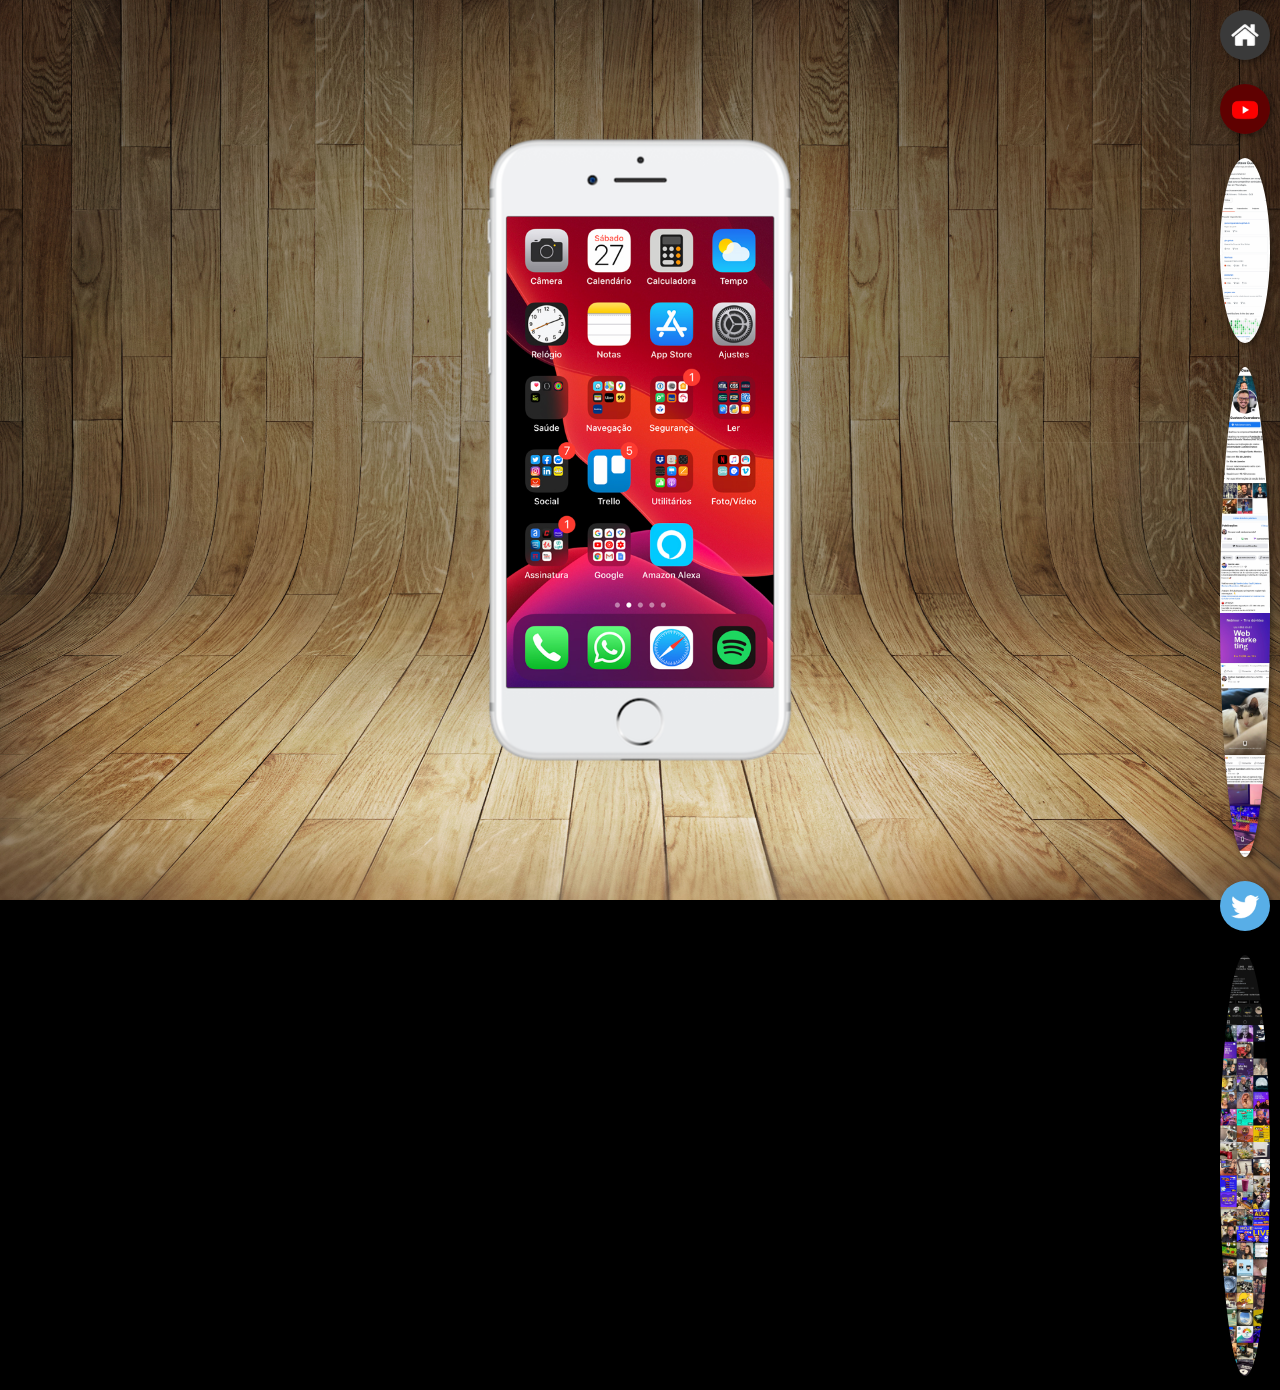
<file: index.html>
<!DOCTYPE html>
<html lang="pt-br">
<head>
    <meta charset="UTF-8">
    <meta name="viewport" content="width=device-width, initial-scale=1.0">
    <title>Projeto Redes Sociais</title>
    <link rel="shortcut icon" href="favicon.ico" type="image/x-icon">
    <link rel="stylesheet" href="estilos/style.css">
</head>
<body>
    <main>
        <section id="telefone">
            <iframe src="home.html" name="tela" id="tela" frameborder="0">
                Seu navegador não é compatível com isso.
            </iframe>
        </section>
        <section id="redes-sociais">
            <a href="home.html" target="tela"><img src="imagens/logo-home.jpg" alt="Home"></a><br>
            <a href="youtube.html" target="tela"><img src="imagens/logo-youtube.jpg" alt="Youtube"></a><br>
            <a href="github.html" target="tela"><img src="imagens/tela-github.jpg" alt="GitHub"></a><br>
            <a href="facebook.html" target="tela"><img src="imagens/tela-facebook.jpg" alt="Facebook"></a><br>
            <a href="twitter.html" target="tela"><img src="imagens/logo-twitter.jpg" alt="Twitter"></a><br>
            <a href="instagram.html" target="tela"><img src="imagens/tela-instagram.jpg" alt="Instagram"></a>
        </section>
    </main>
</body>
</html>
</file>
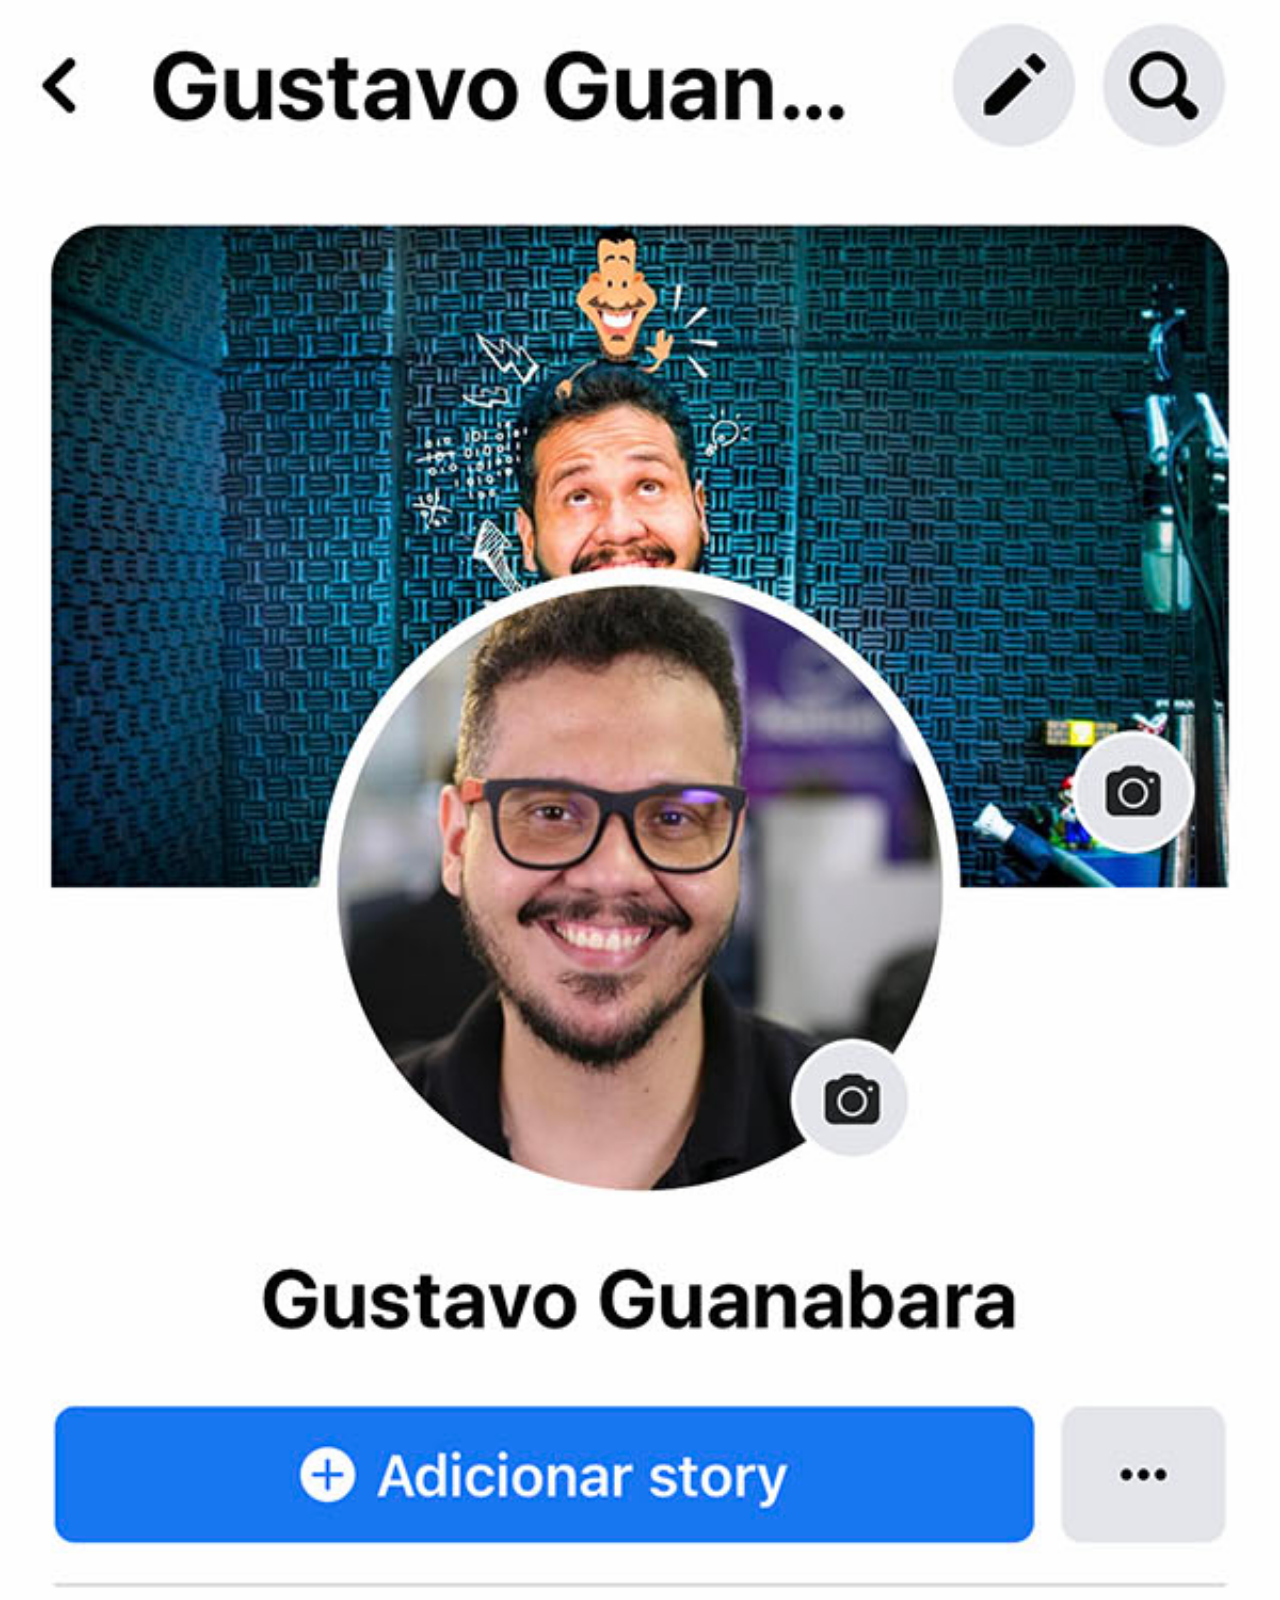
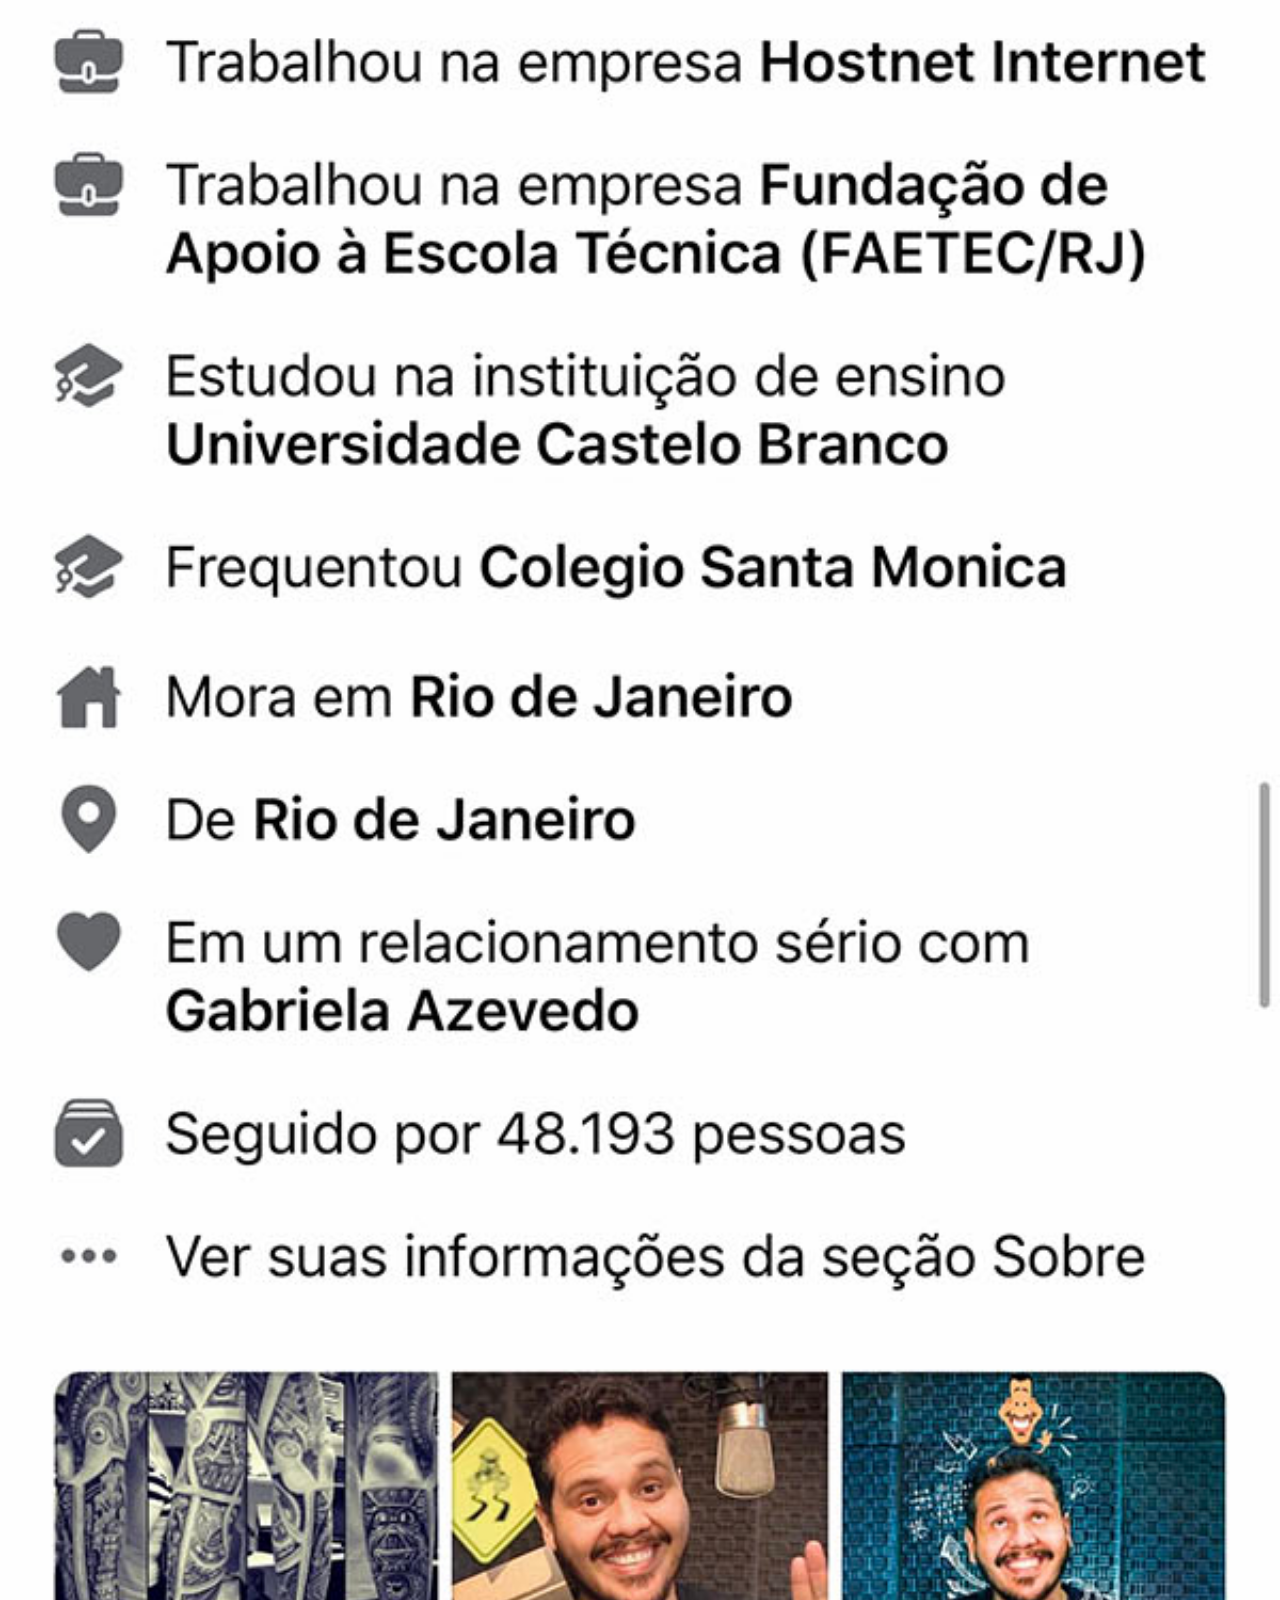
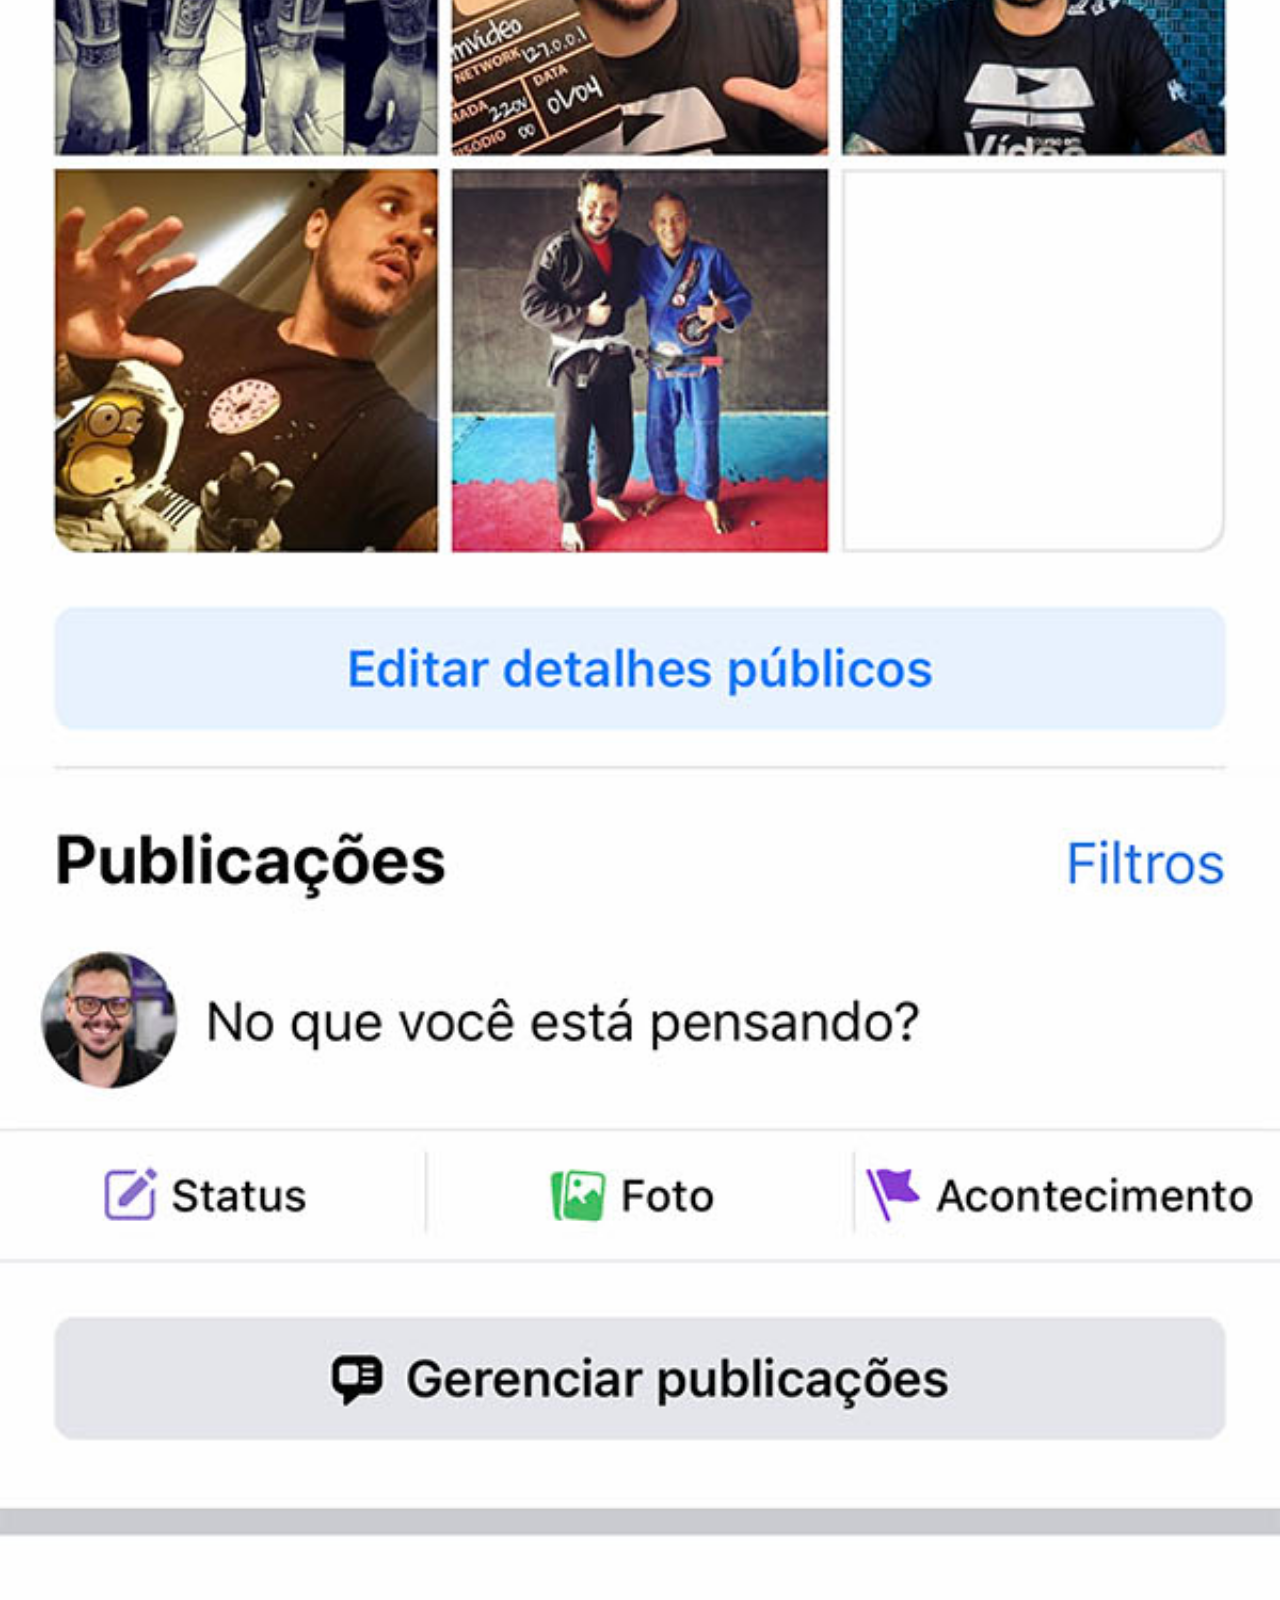
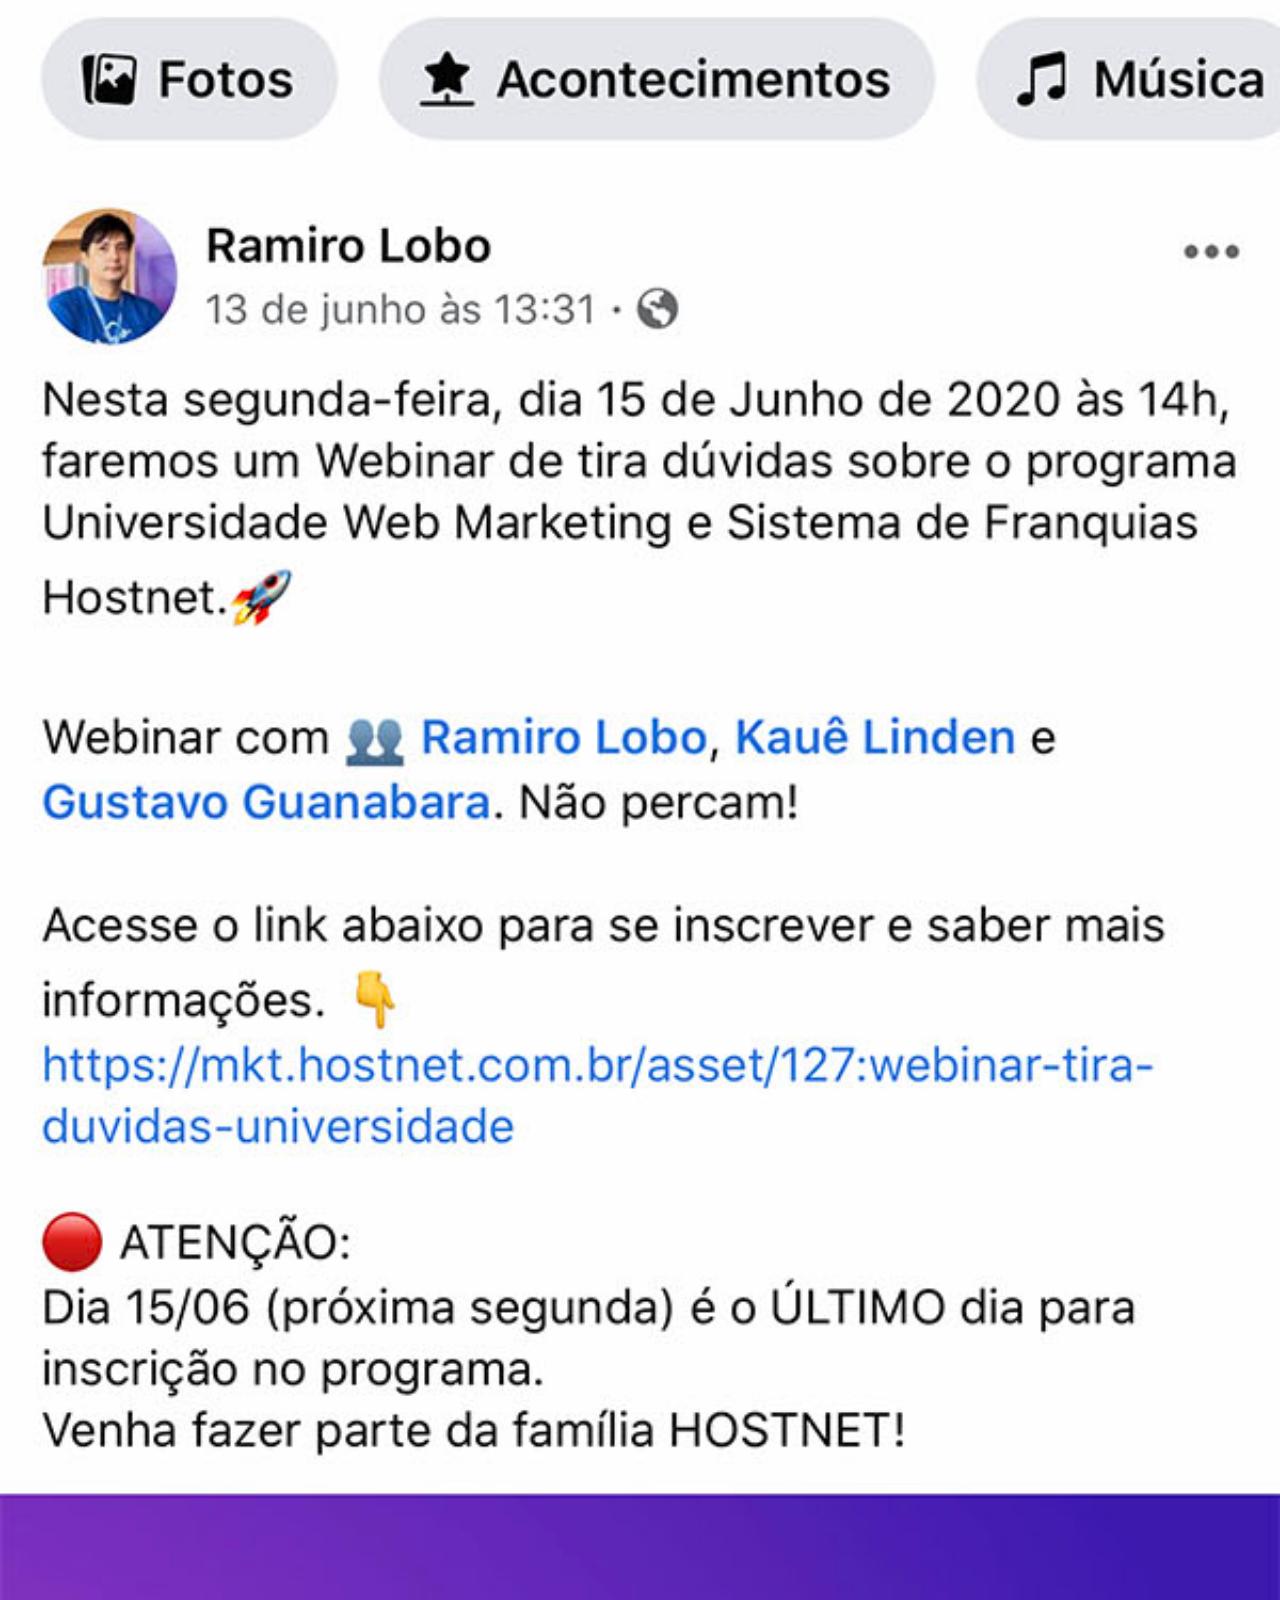
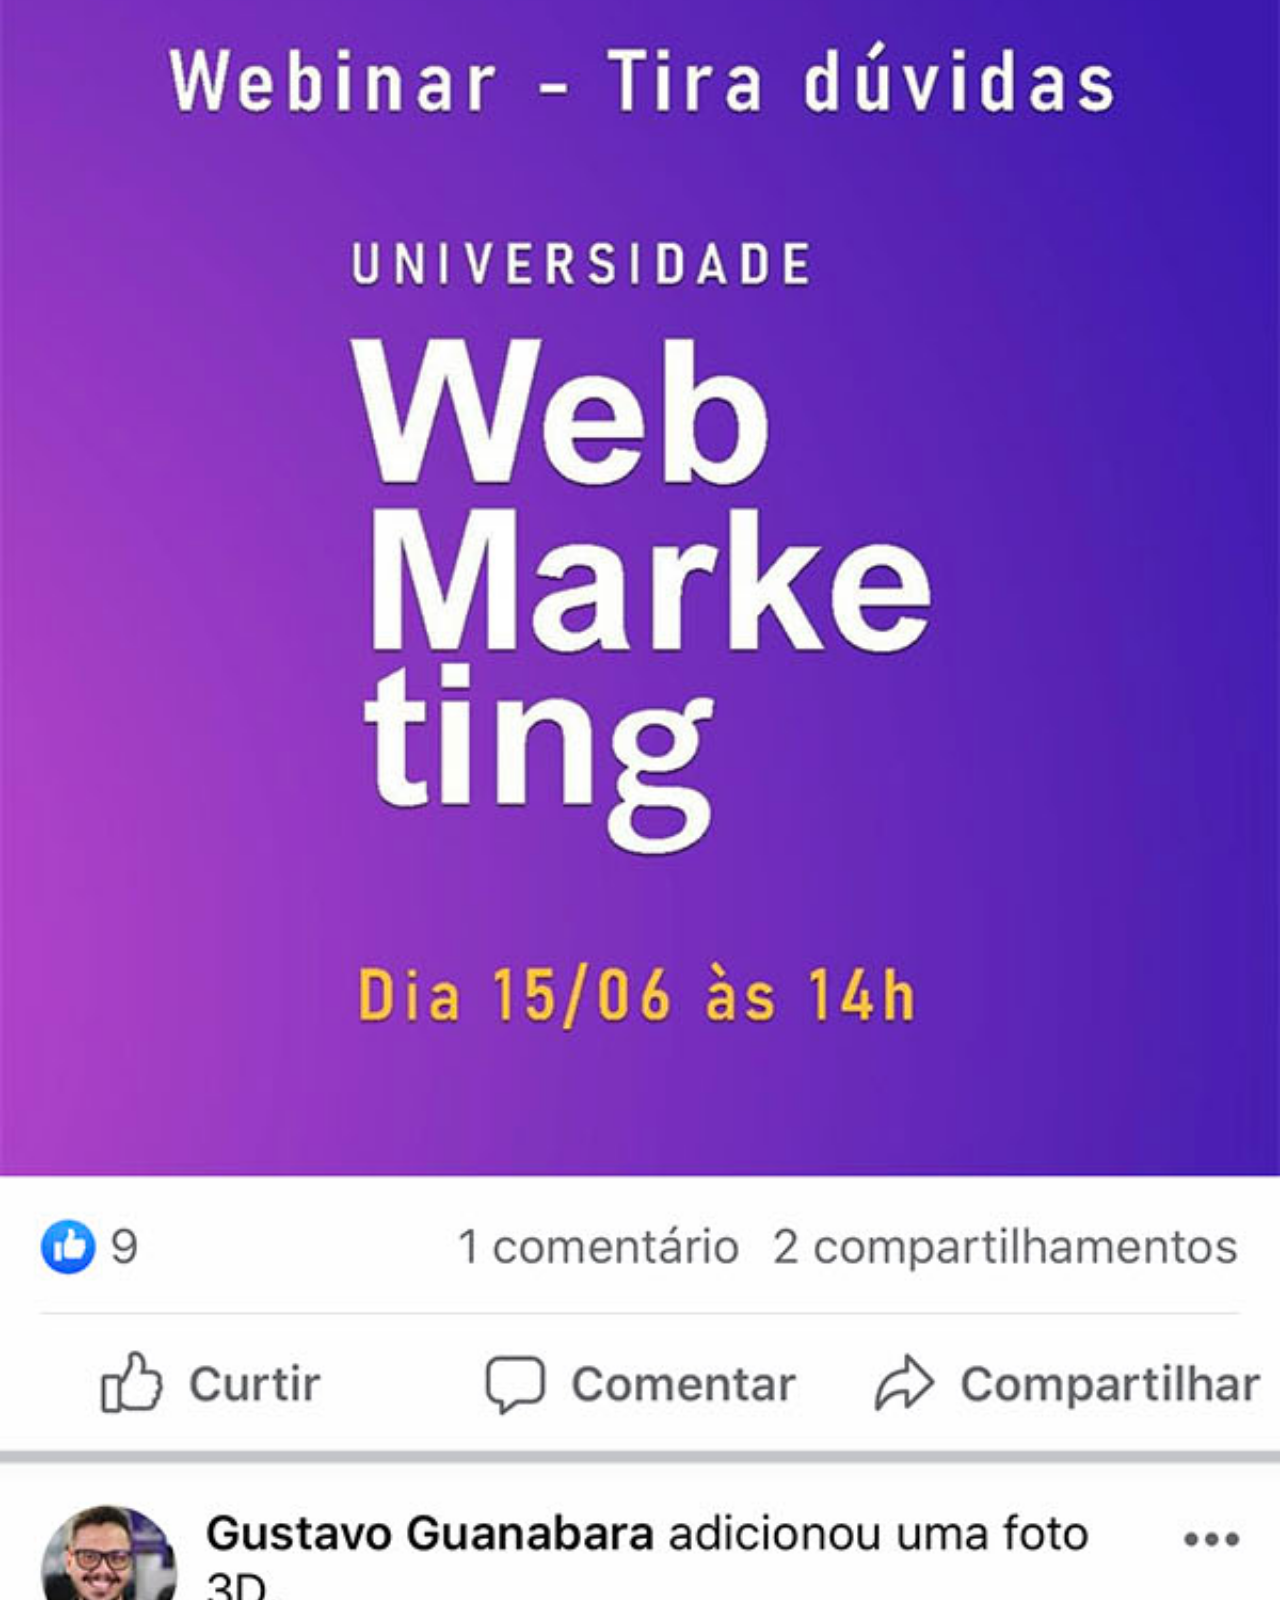
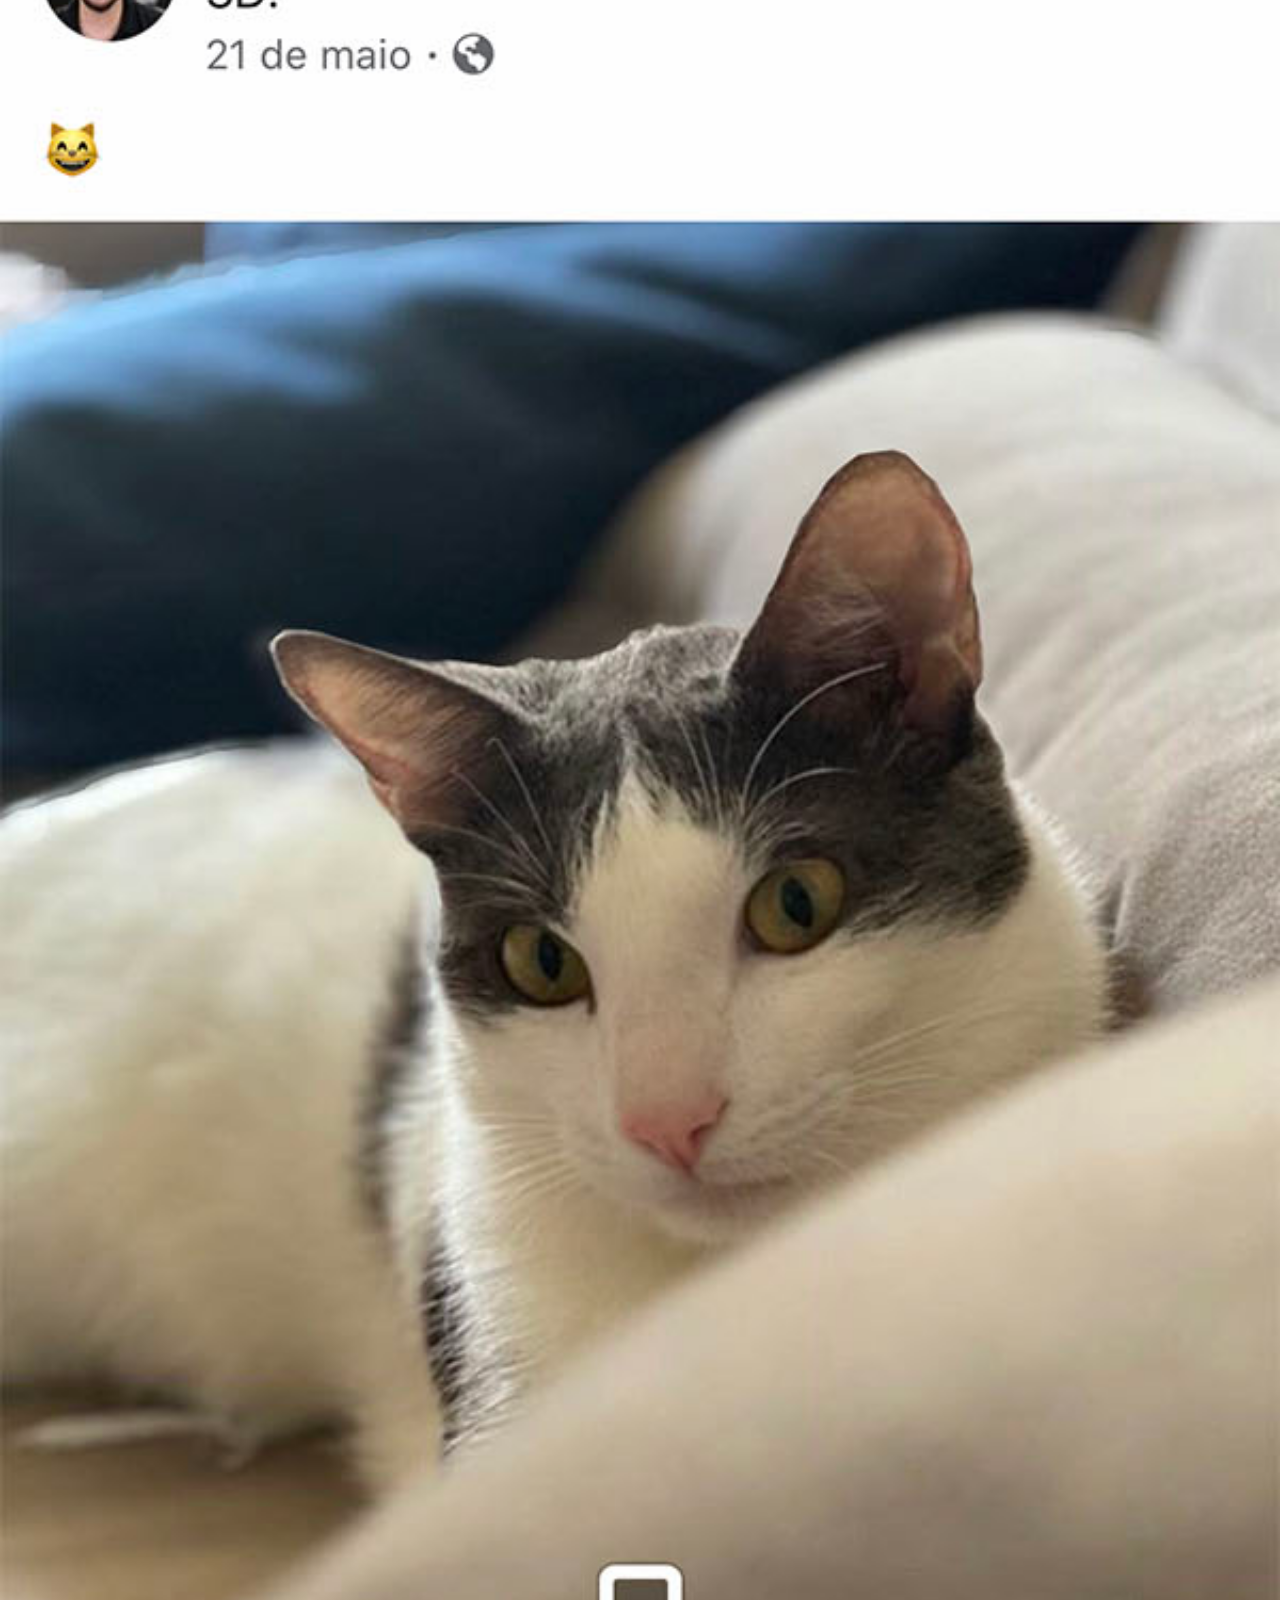
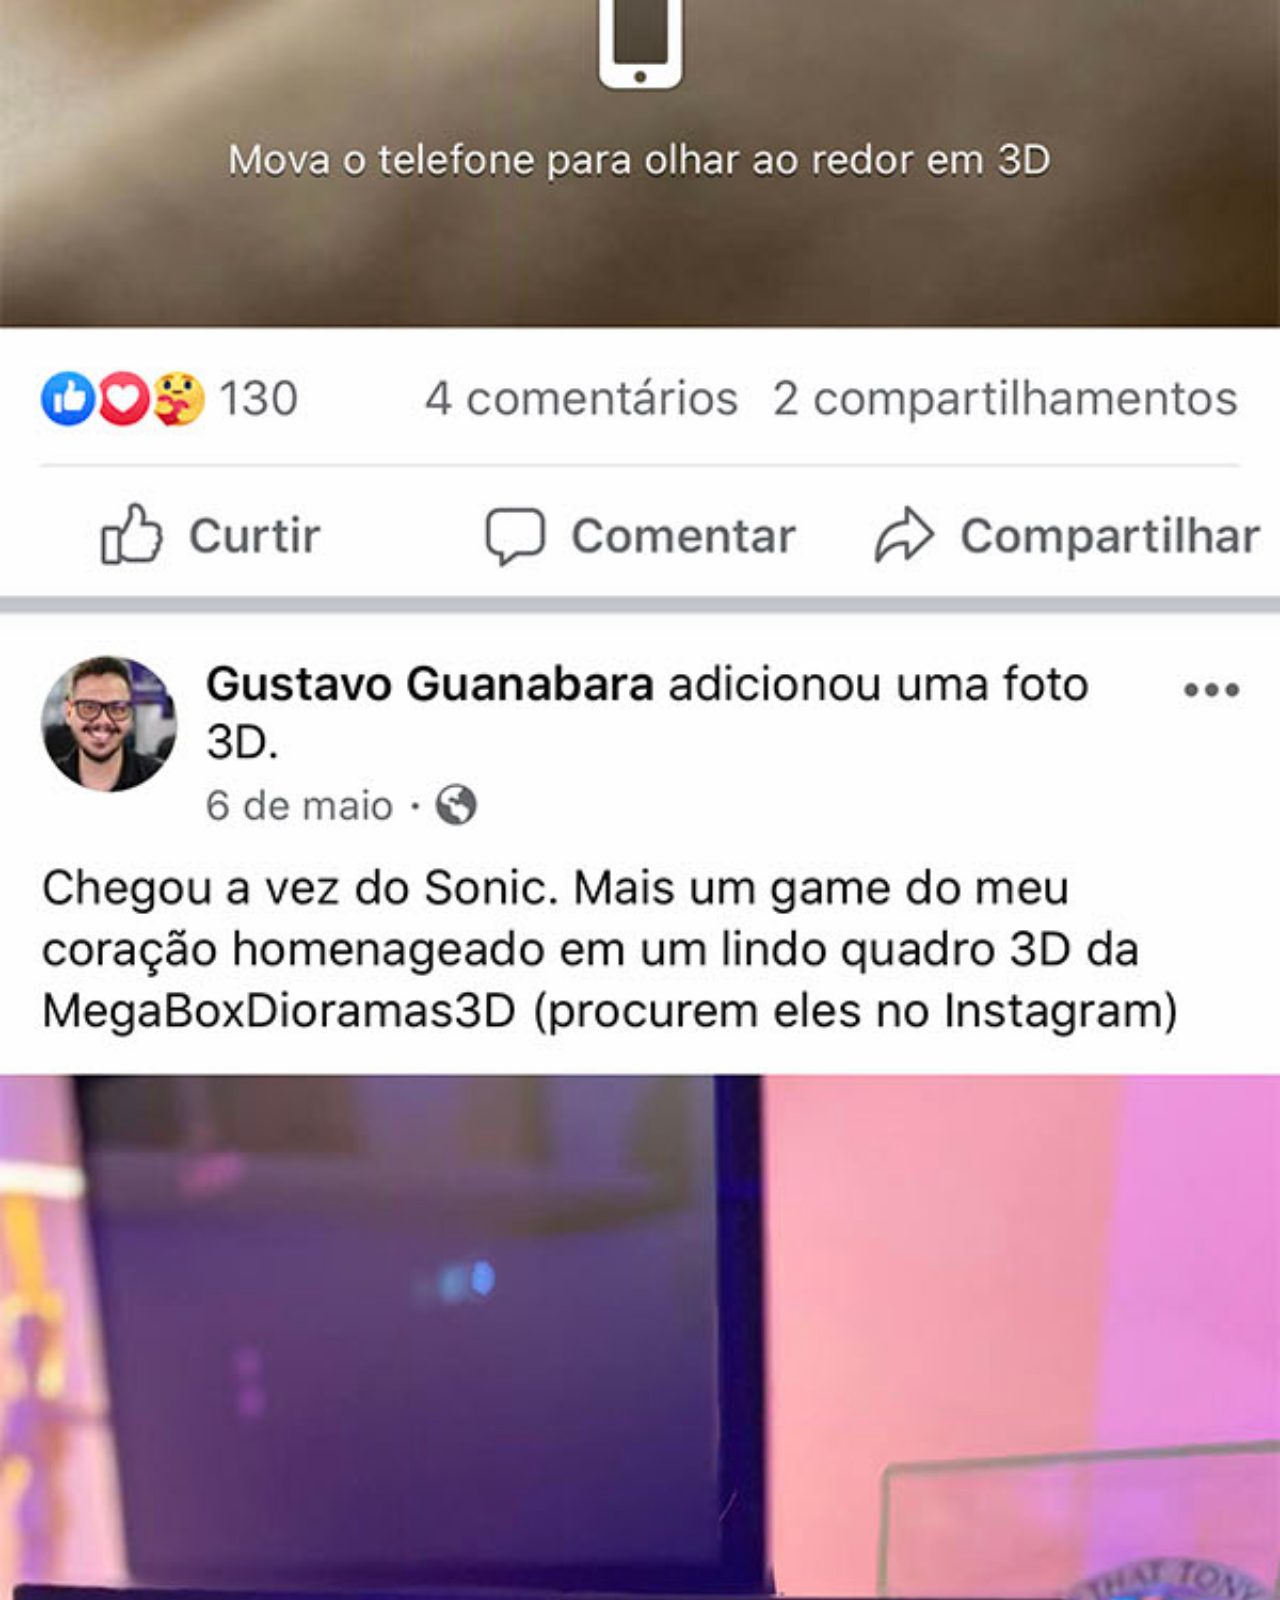
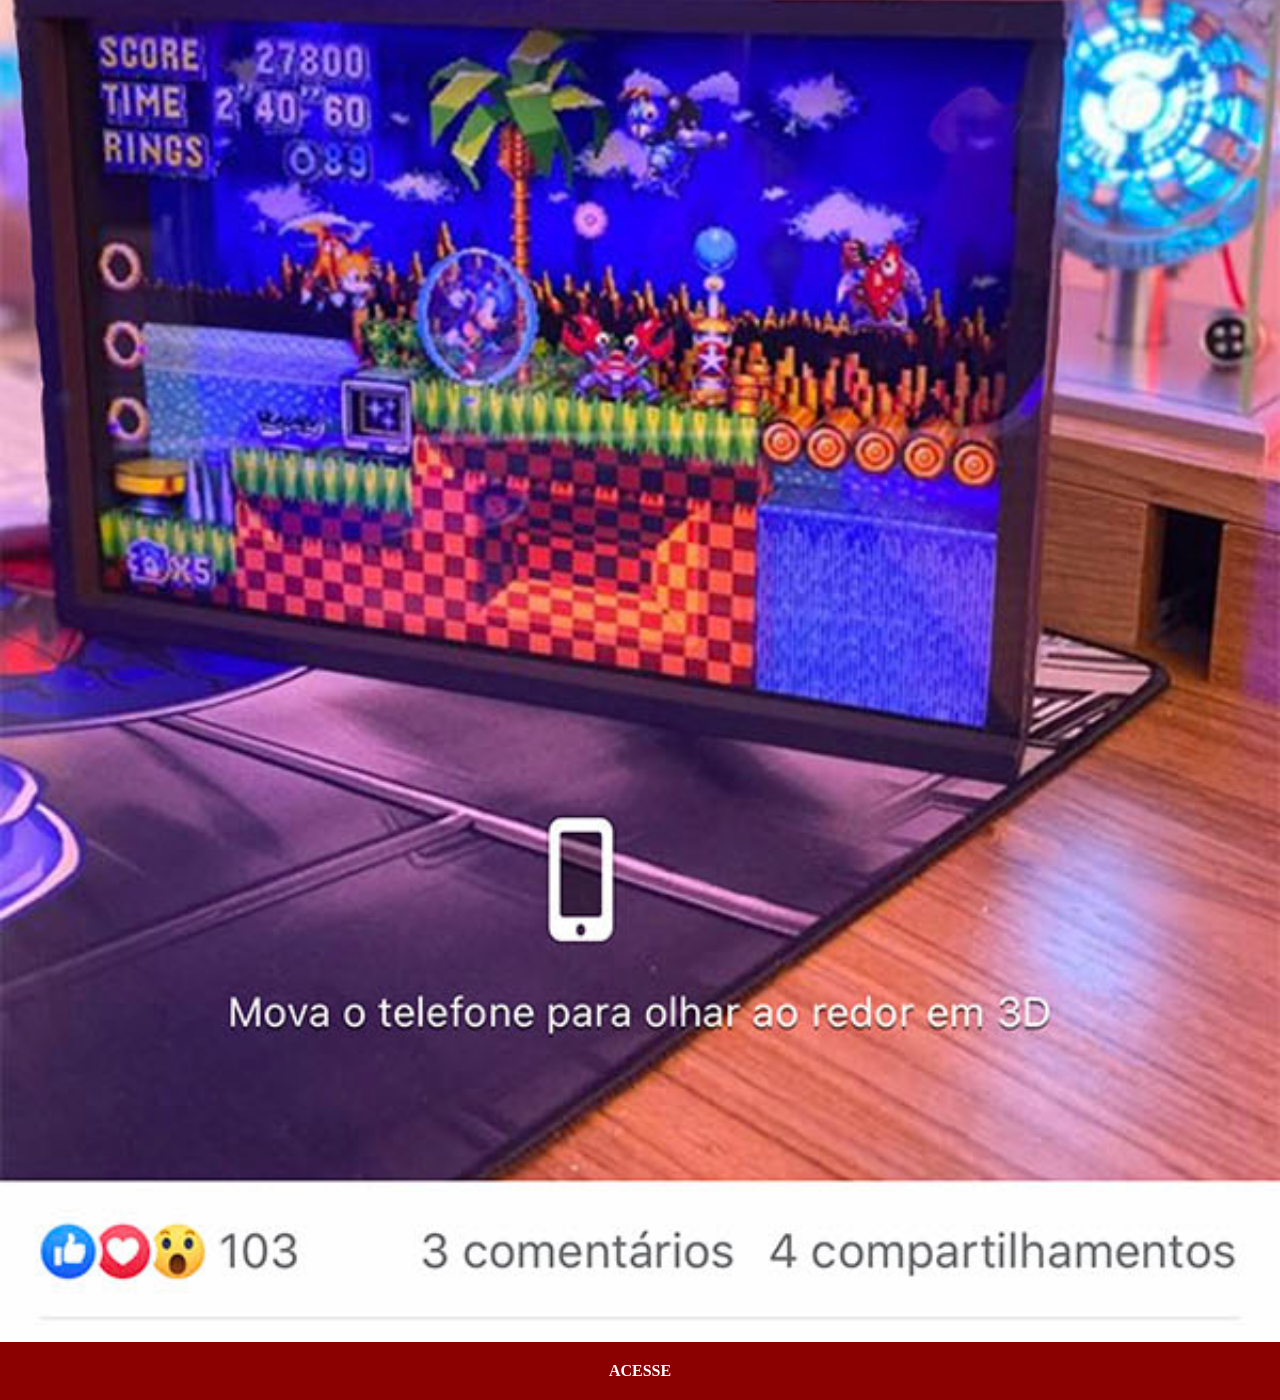
<file: facebook.html>
<!DOCTYPE html>
<html lang="pt-br">
<head>
    <meta charset="UTF-8">
    <meta name="viewport" content="width=device-width, initial-scale=1.0">
    <title>Facebook</title>
    <link rel="stylesheet" href="estilos/social.css">
</head>
<body>
    <img src="imagens/tela-facebook.jpg" alt="Facebook">
    <a href="https://www.facebook.com/CursosEmVideo/" target="_blank">ACESSE</a>
</body>
</html>
</file>
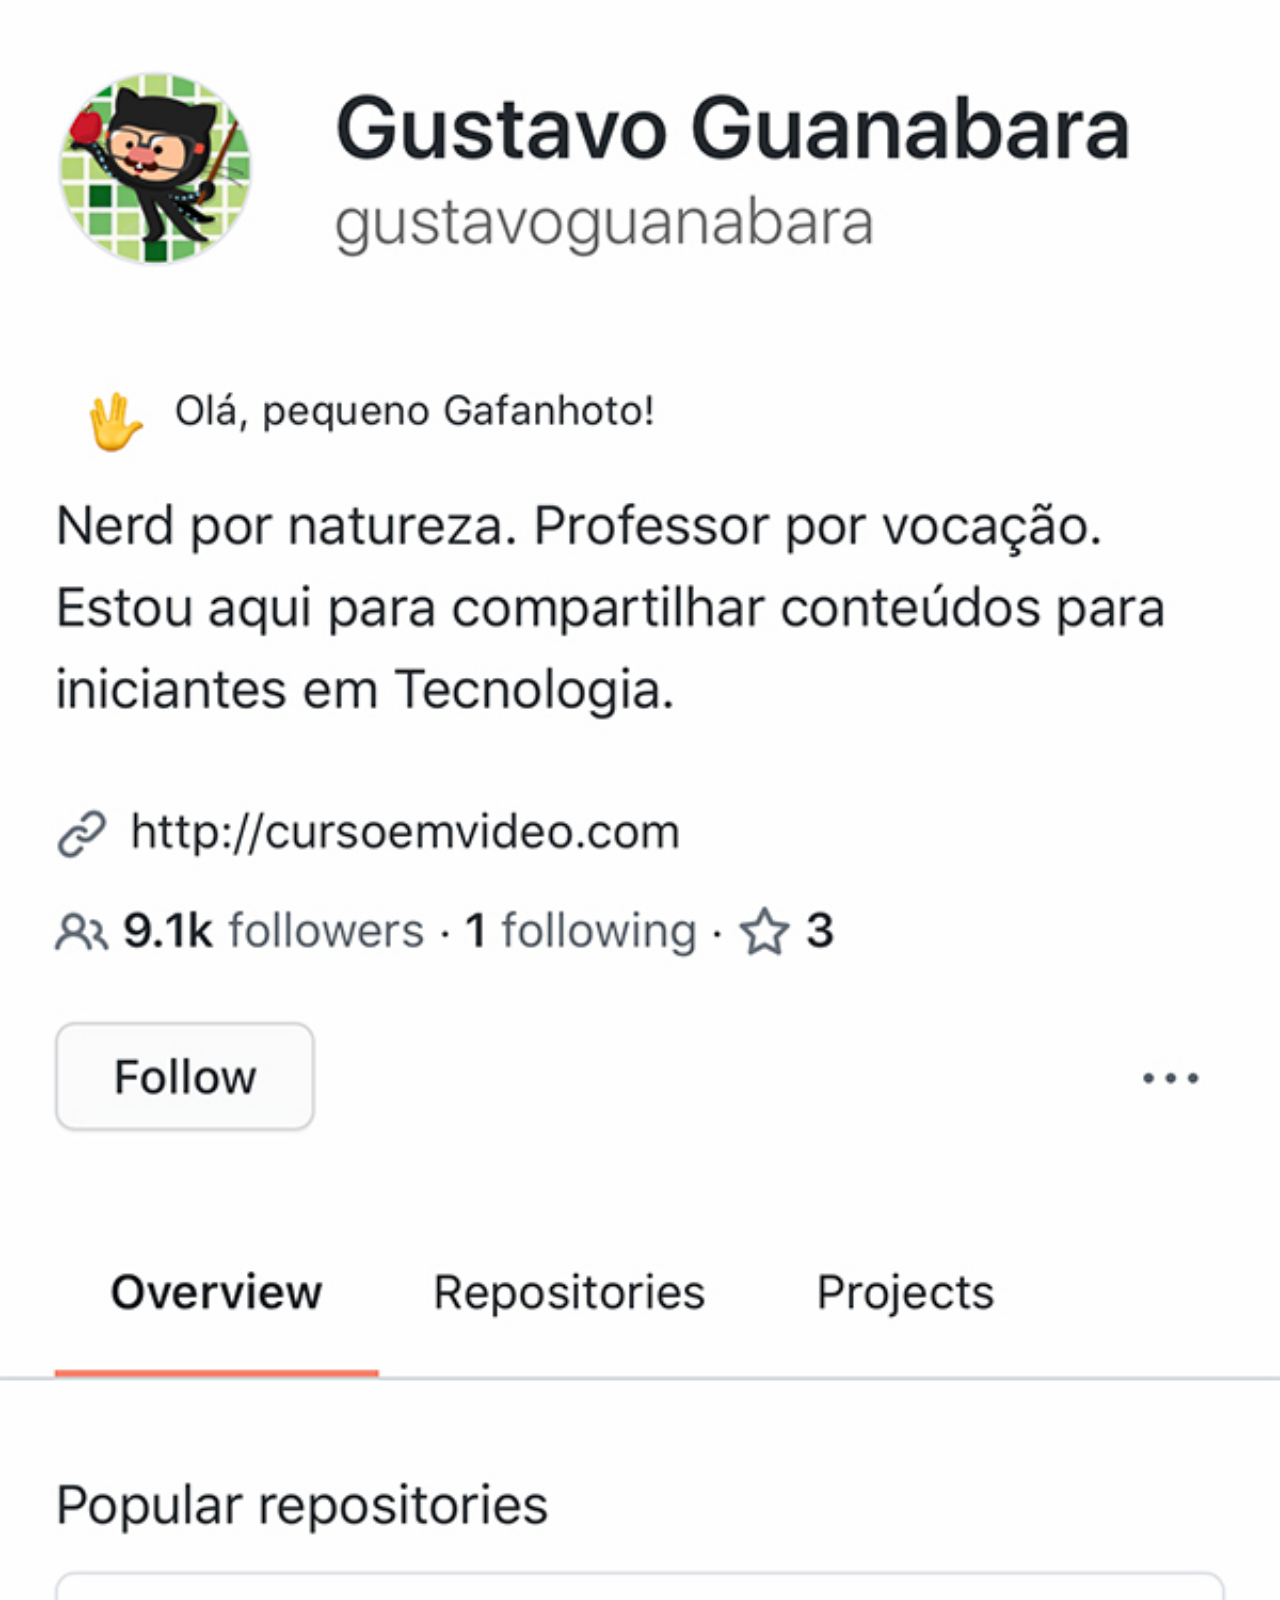
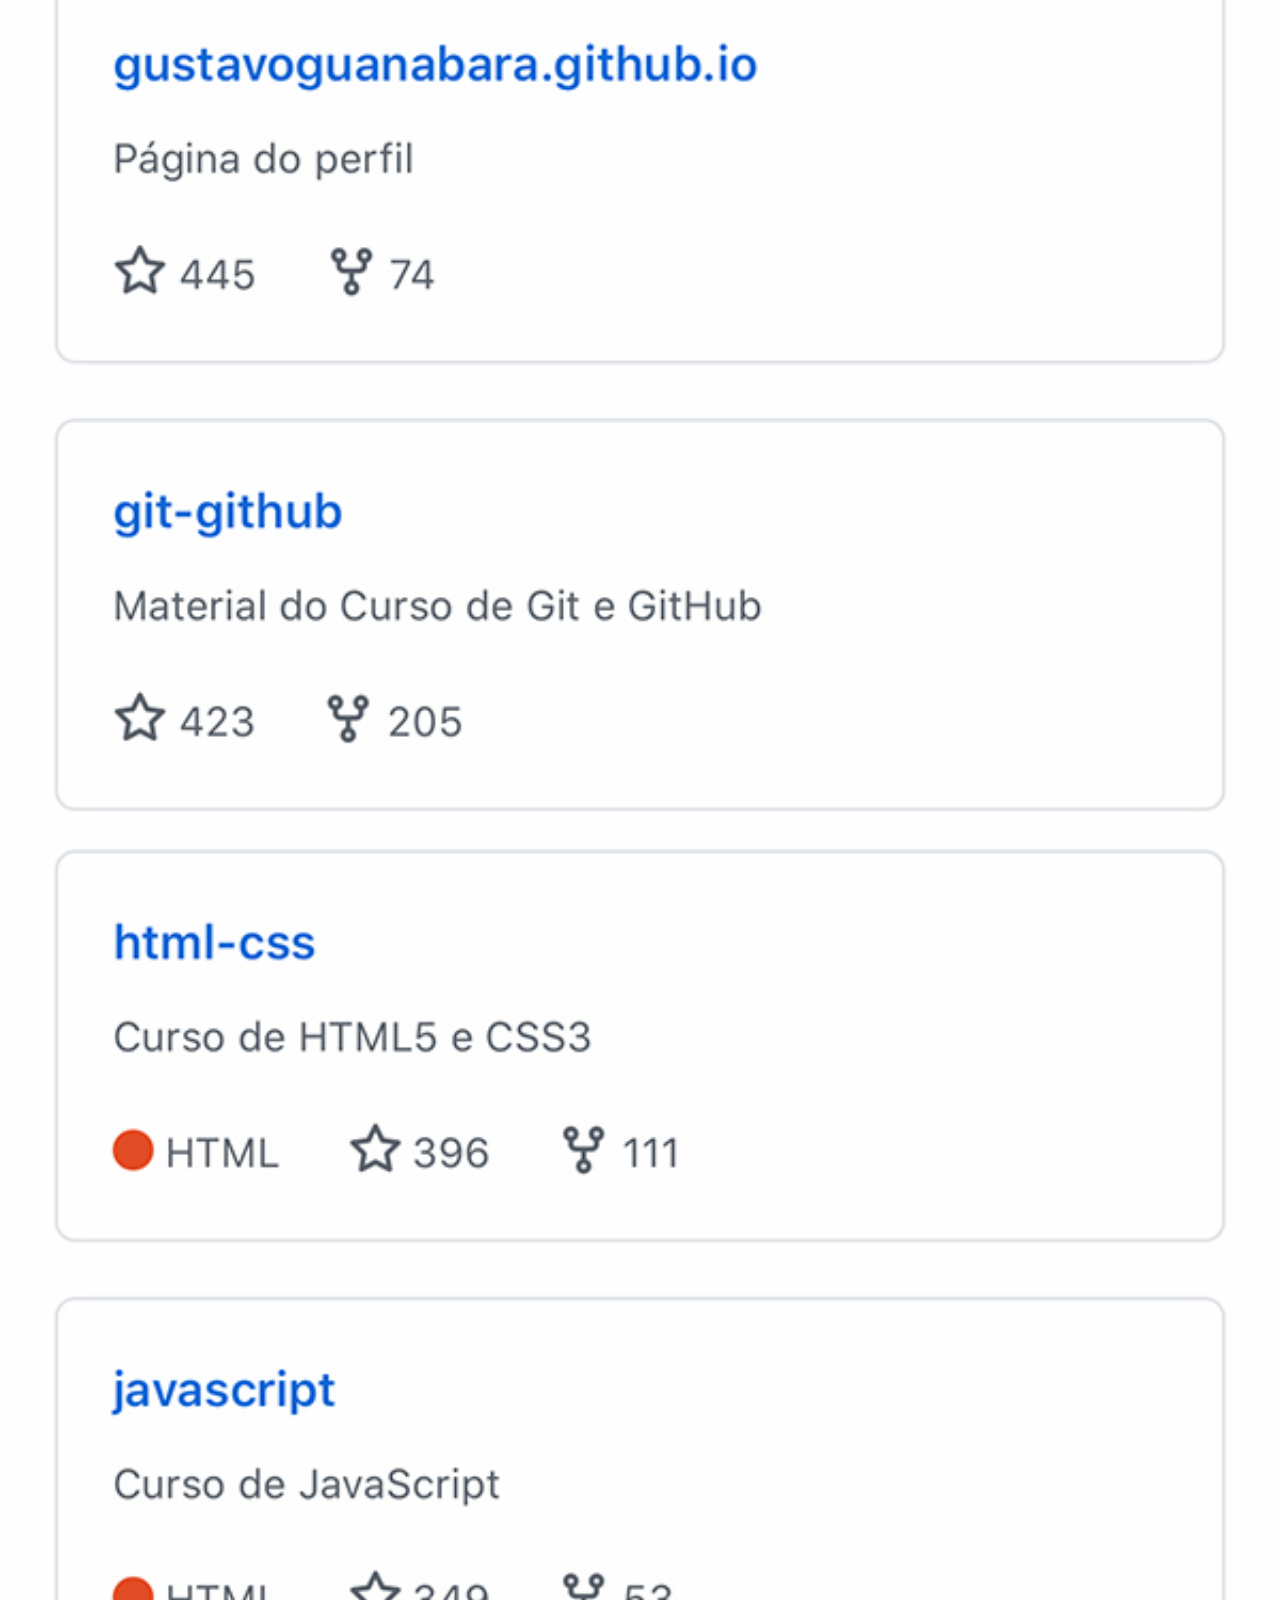
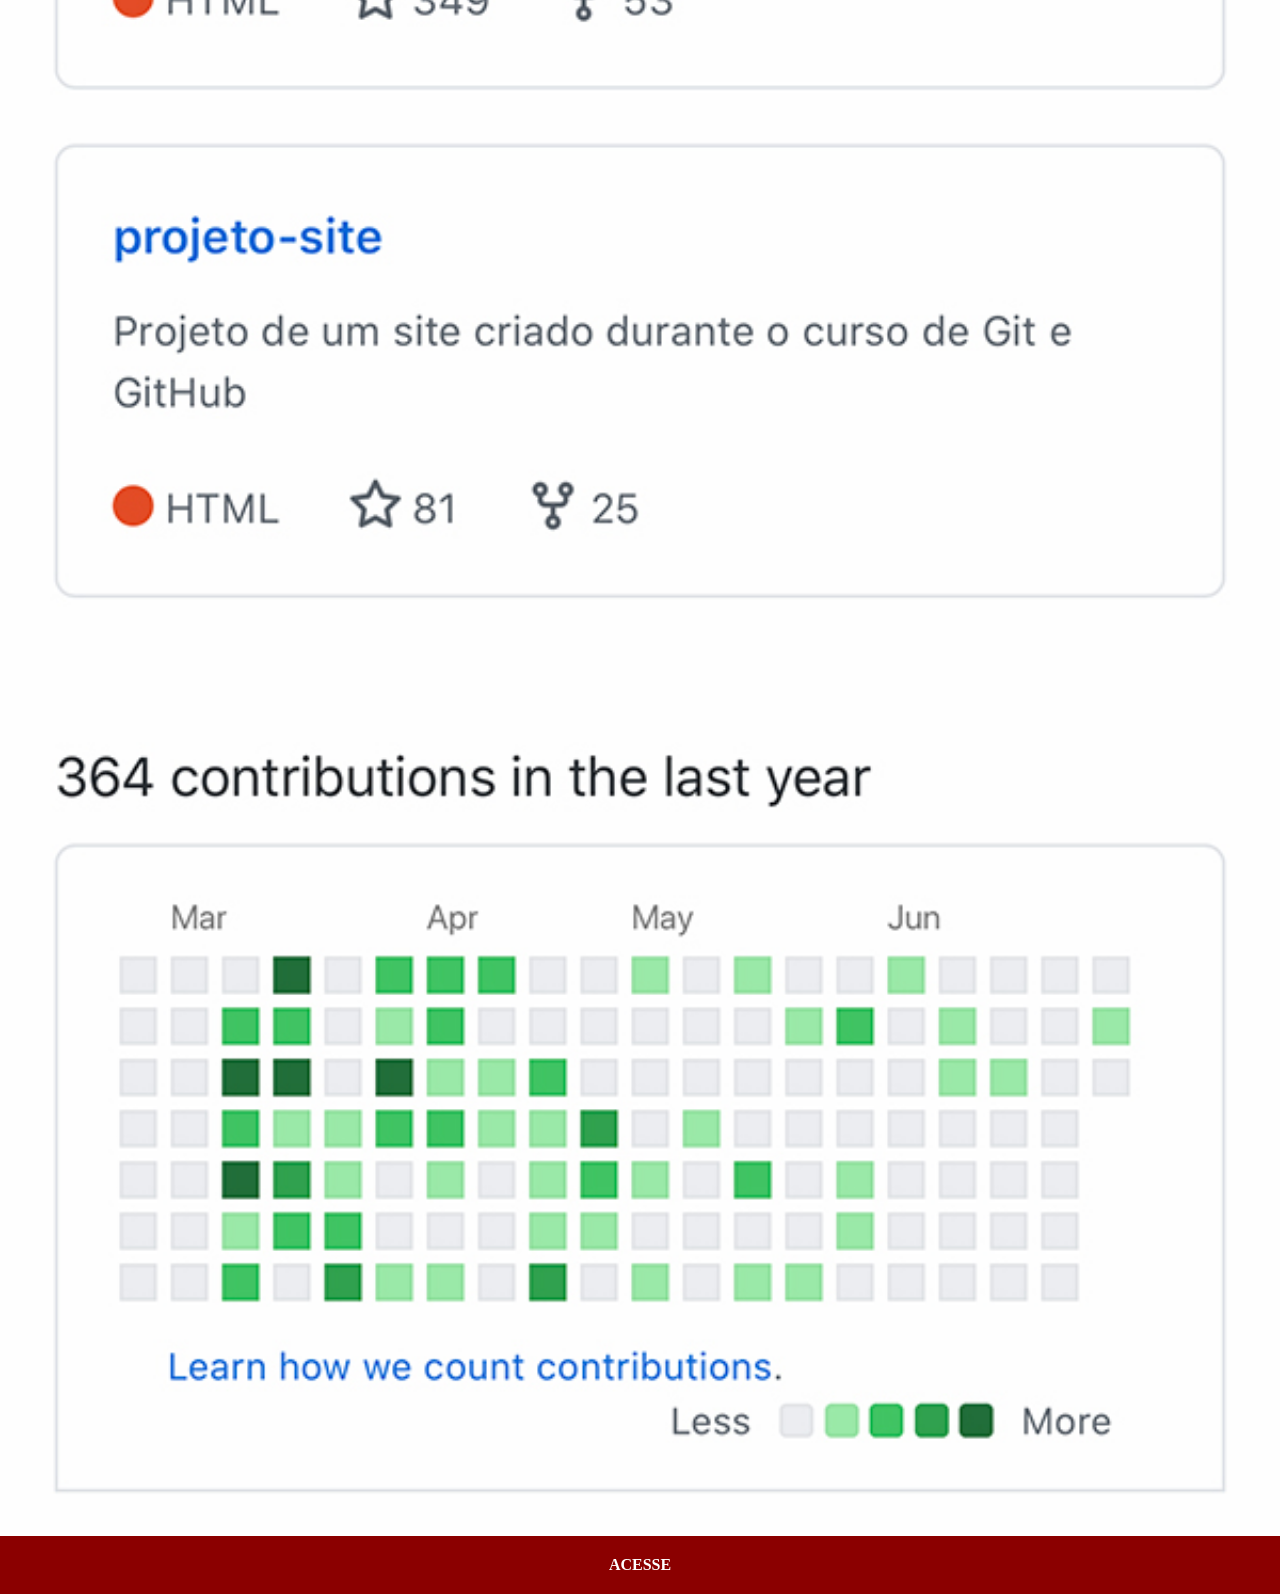
<file: github.html>
<!DOCTYPE html>
<html lang="pt-br">
<head>
    <meta charset="UTF-8">
    <meta name="viewport" content="width=device-width, initial-scale=1.0">
    <title>GitHub</title>
    <link rel="stylesheet" href="estilos/social.css">
</head>
<body>
    <img src="imagens/tela-github.jpg" alt="GitHub">
    <a href="https://github.com/gustavoguanabara" target="_blank">ACESSE</a>
</body>
</html>
</file>
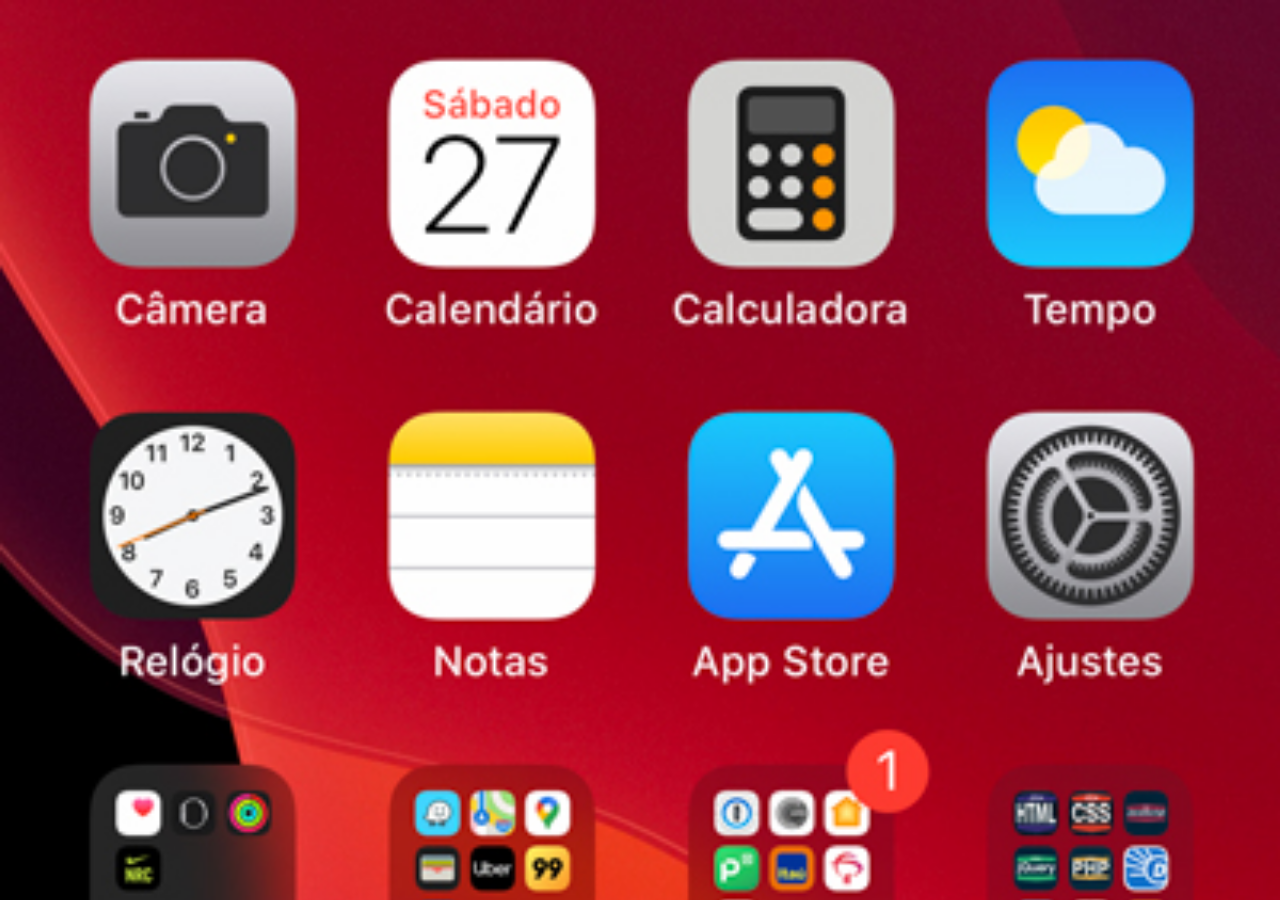
<file: home.html>
<!DOCTYPE html>
<html lang="pt-br">
<head>
    <meta charset="UTF-8">
    <meta name="viewport" content="width=device-width, initial-scale=1.0">
    <title>Home</title>
</head>
    <style>
        * {
            margin: 0px;
            padding: 0px;
        }

        body {
            width: 100vw;
            height: 100vh;
            background: url(imagens/tela-home.jpg) no-repeat top center;
            background-size: cover;
        }
    </style>
<body>
    
</body>
</html>
</file>
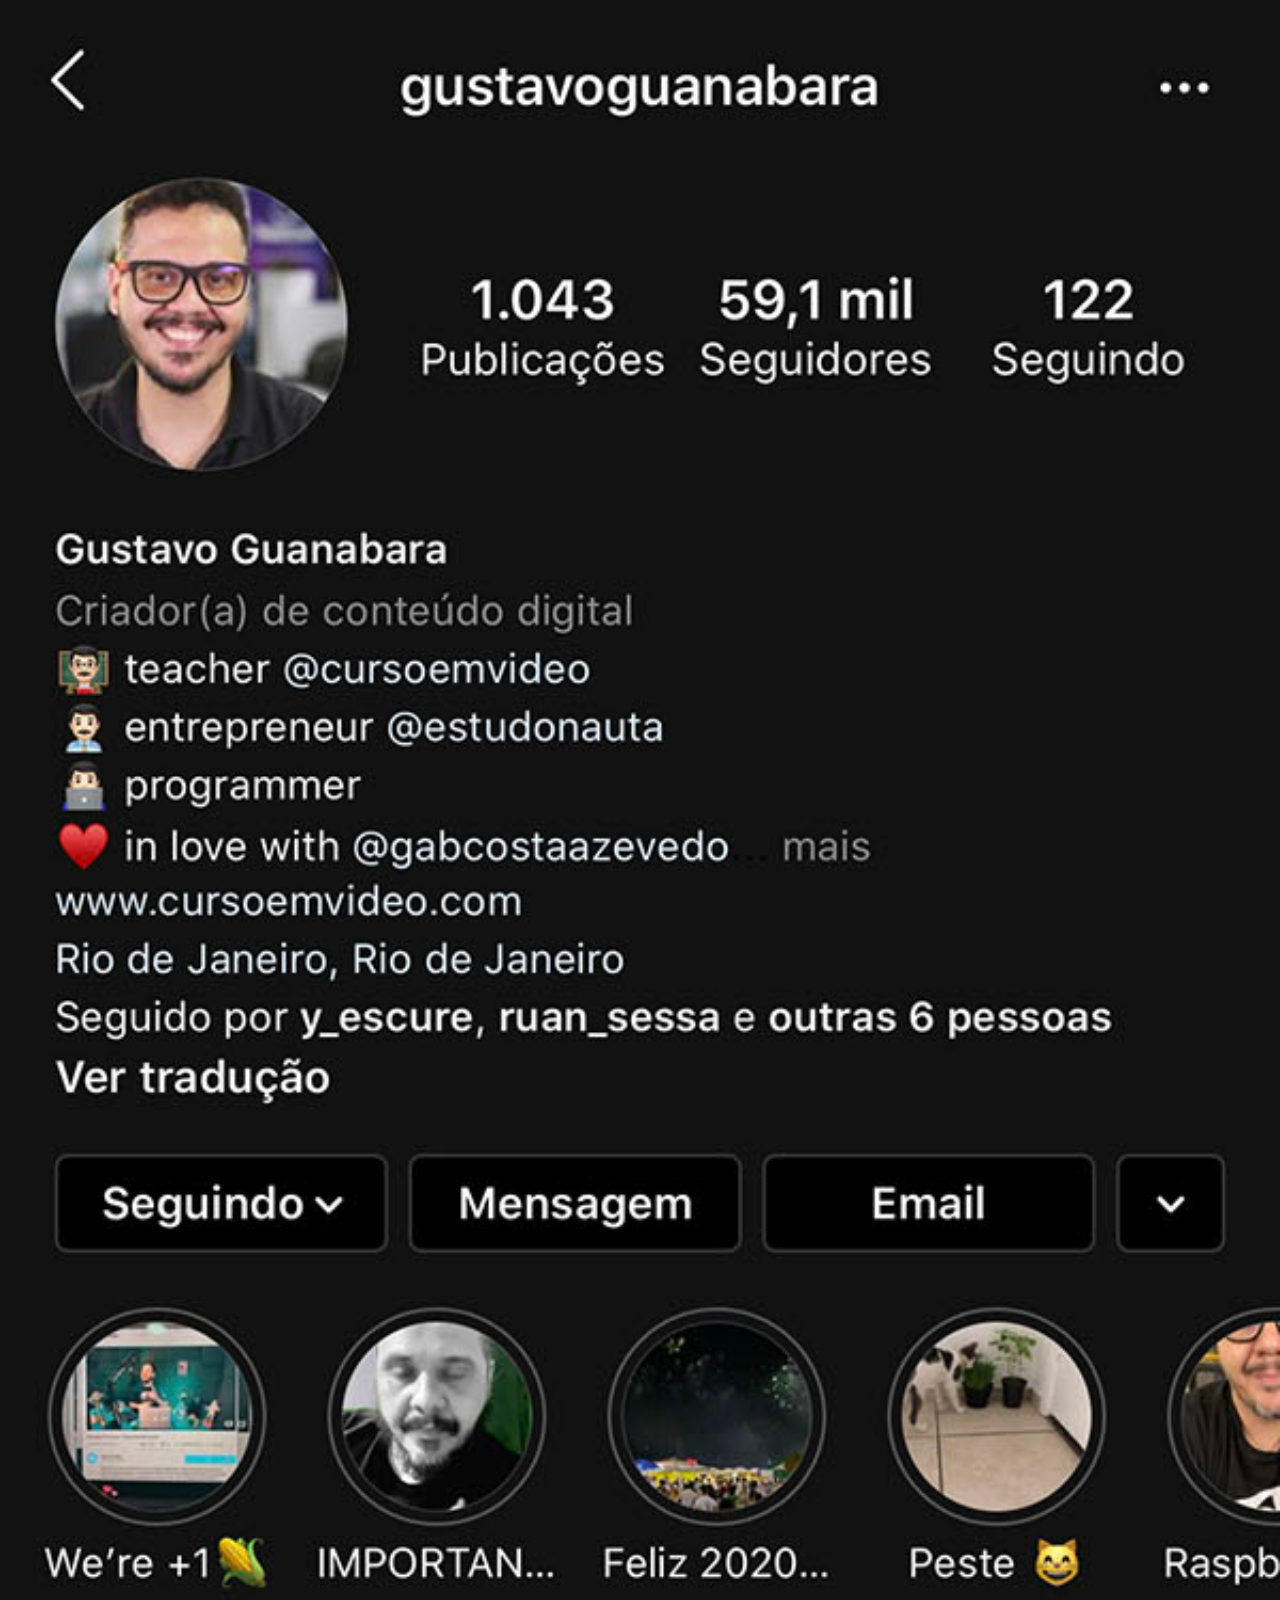
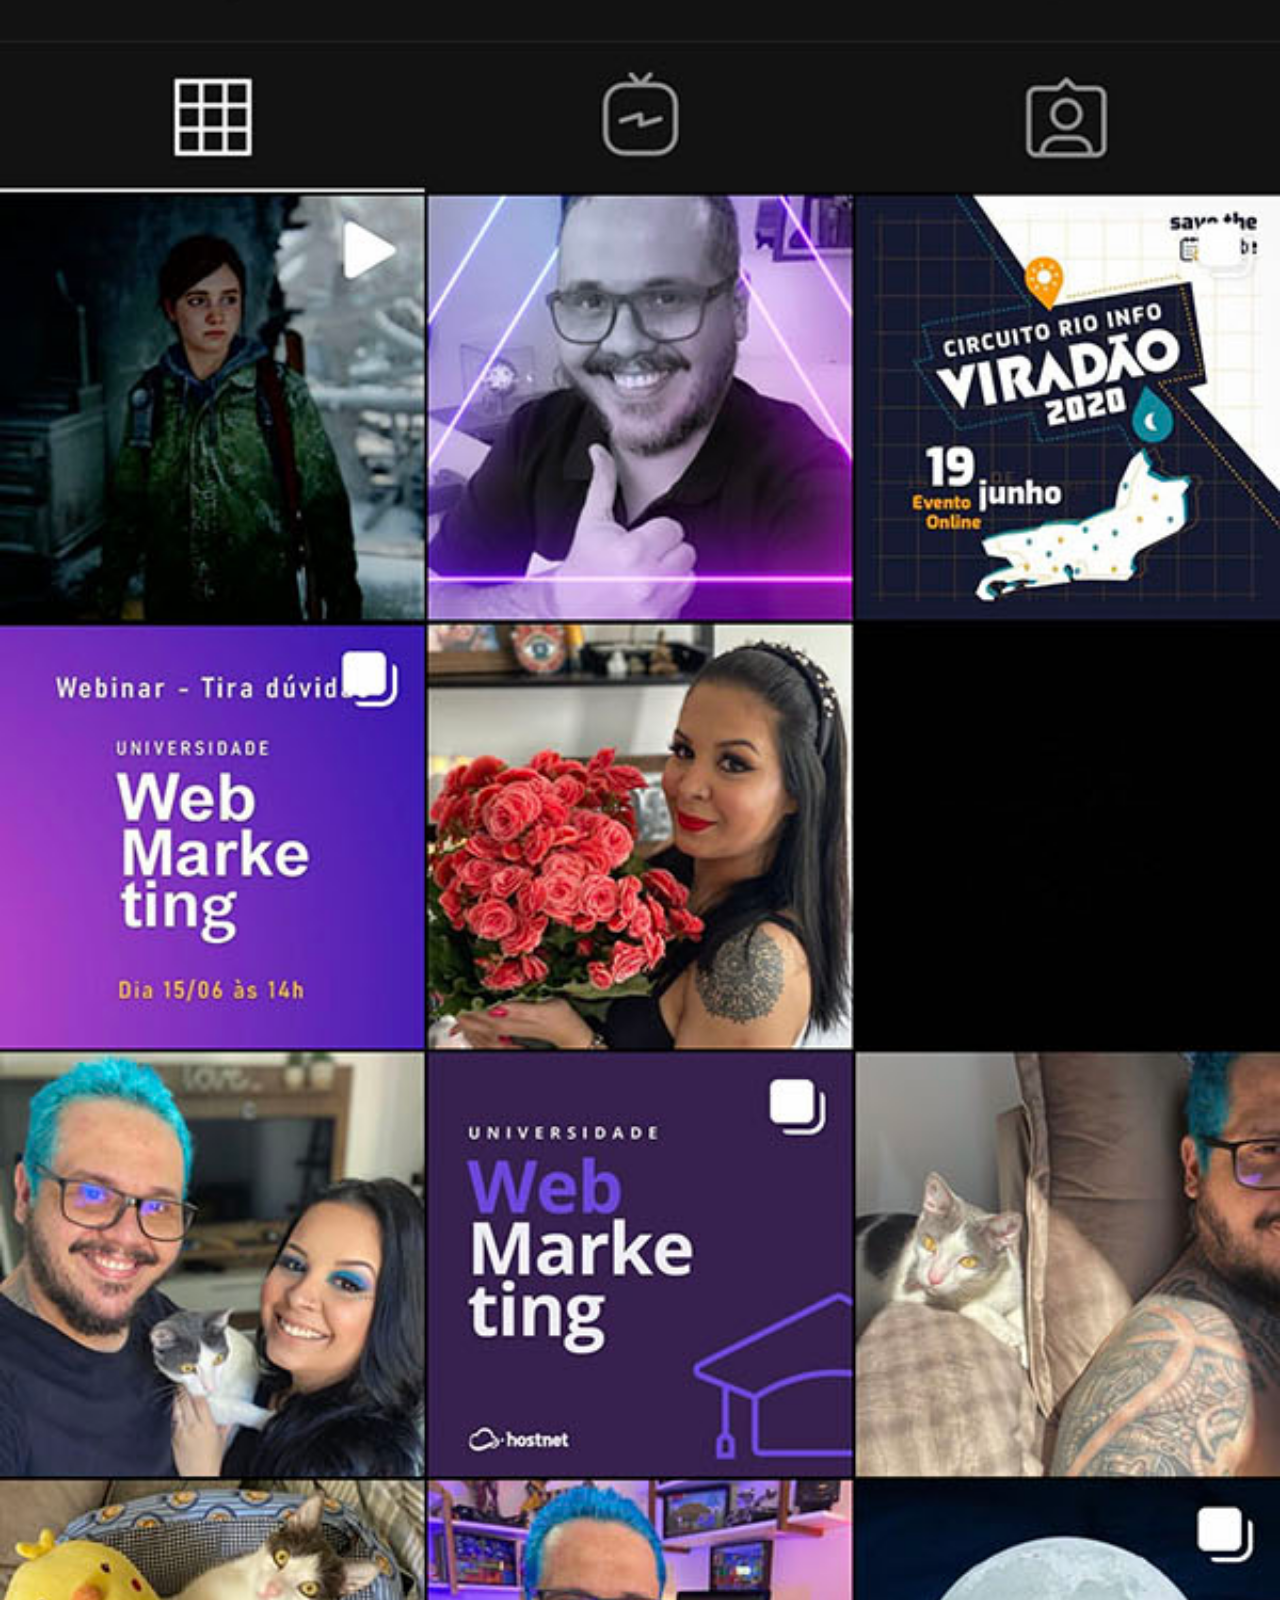
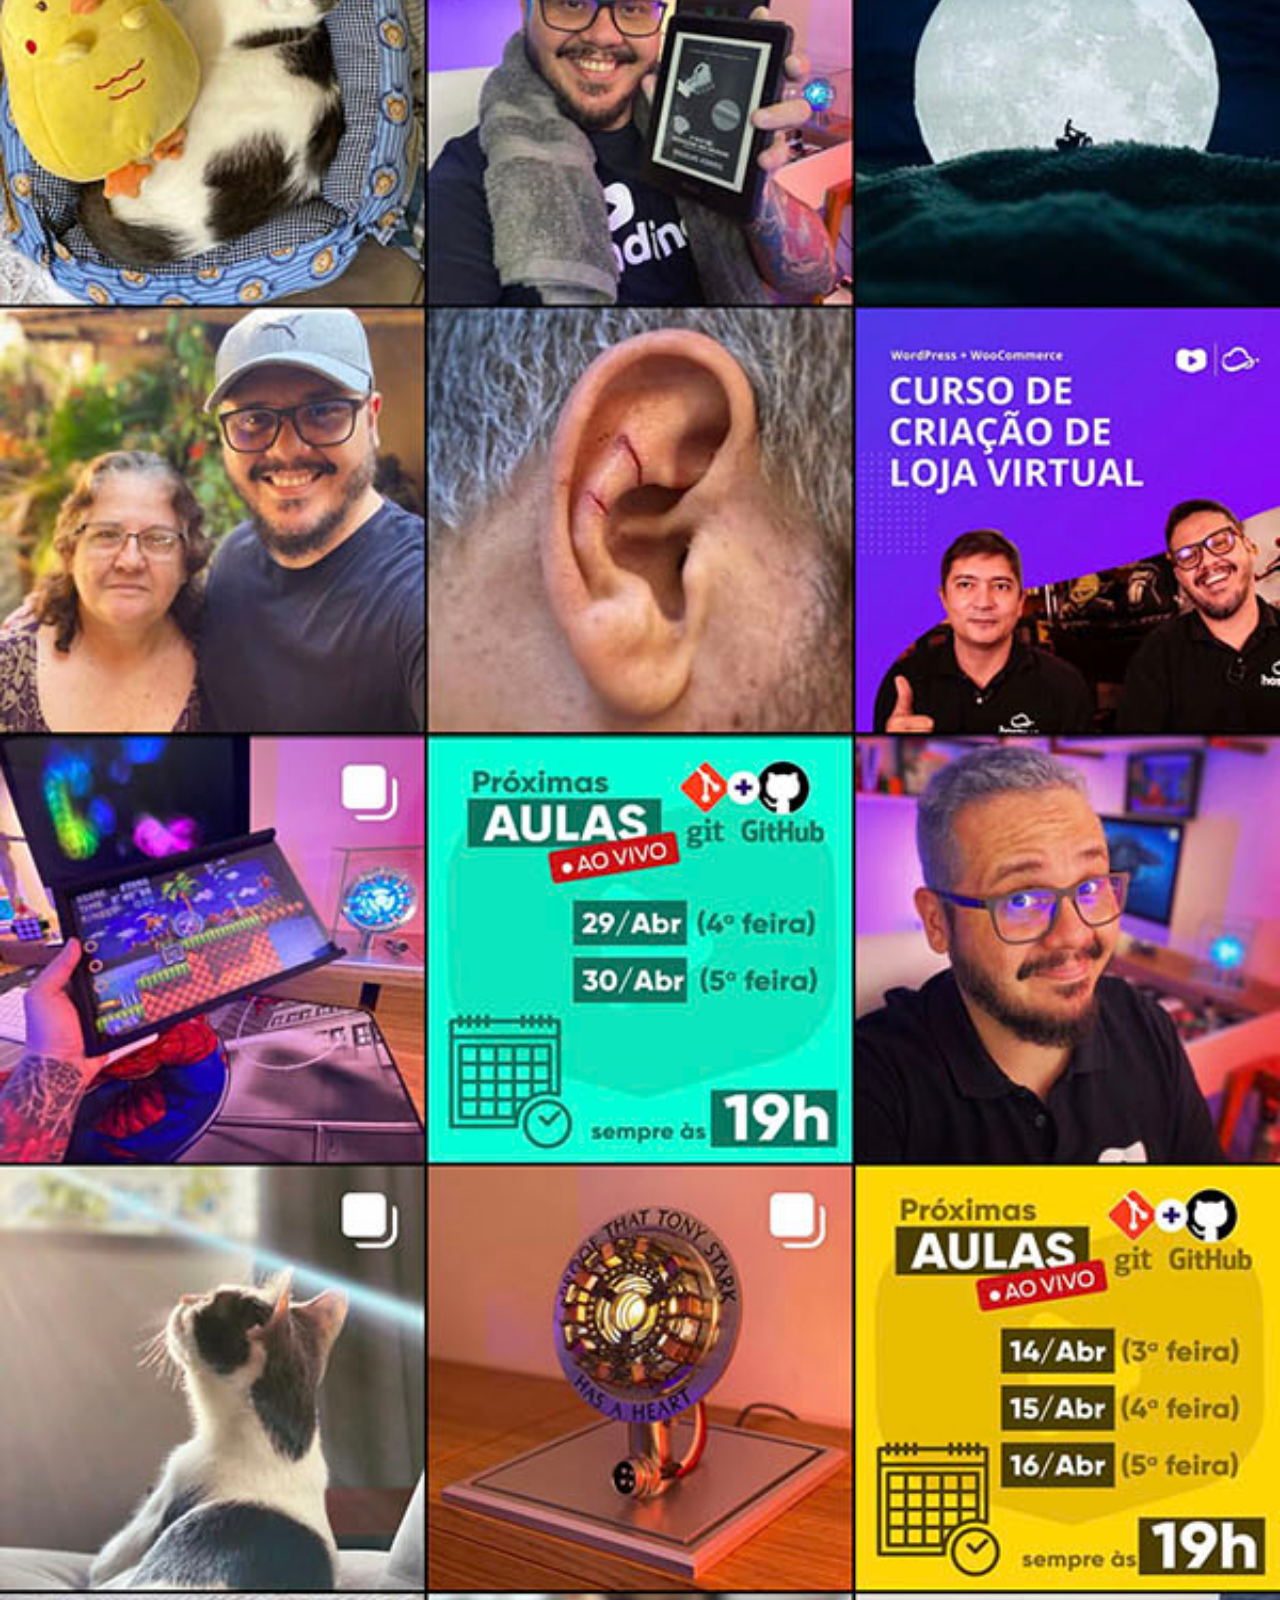
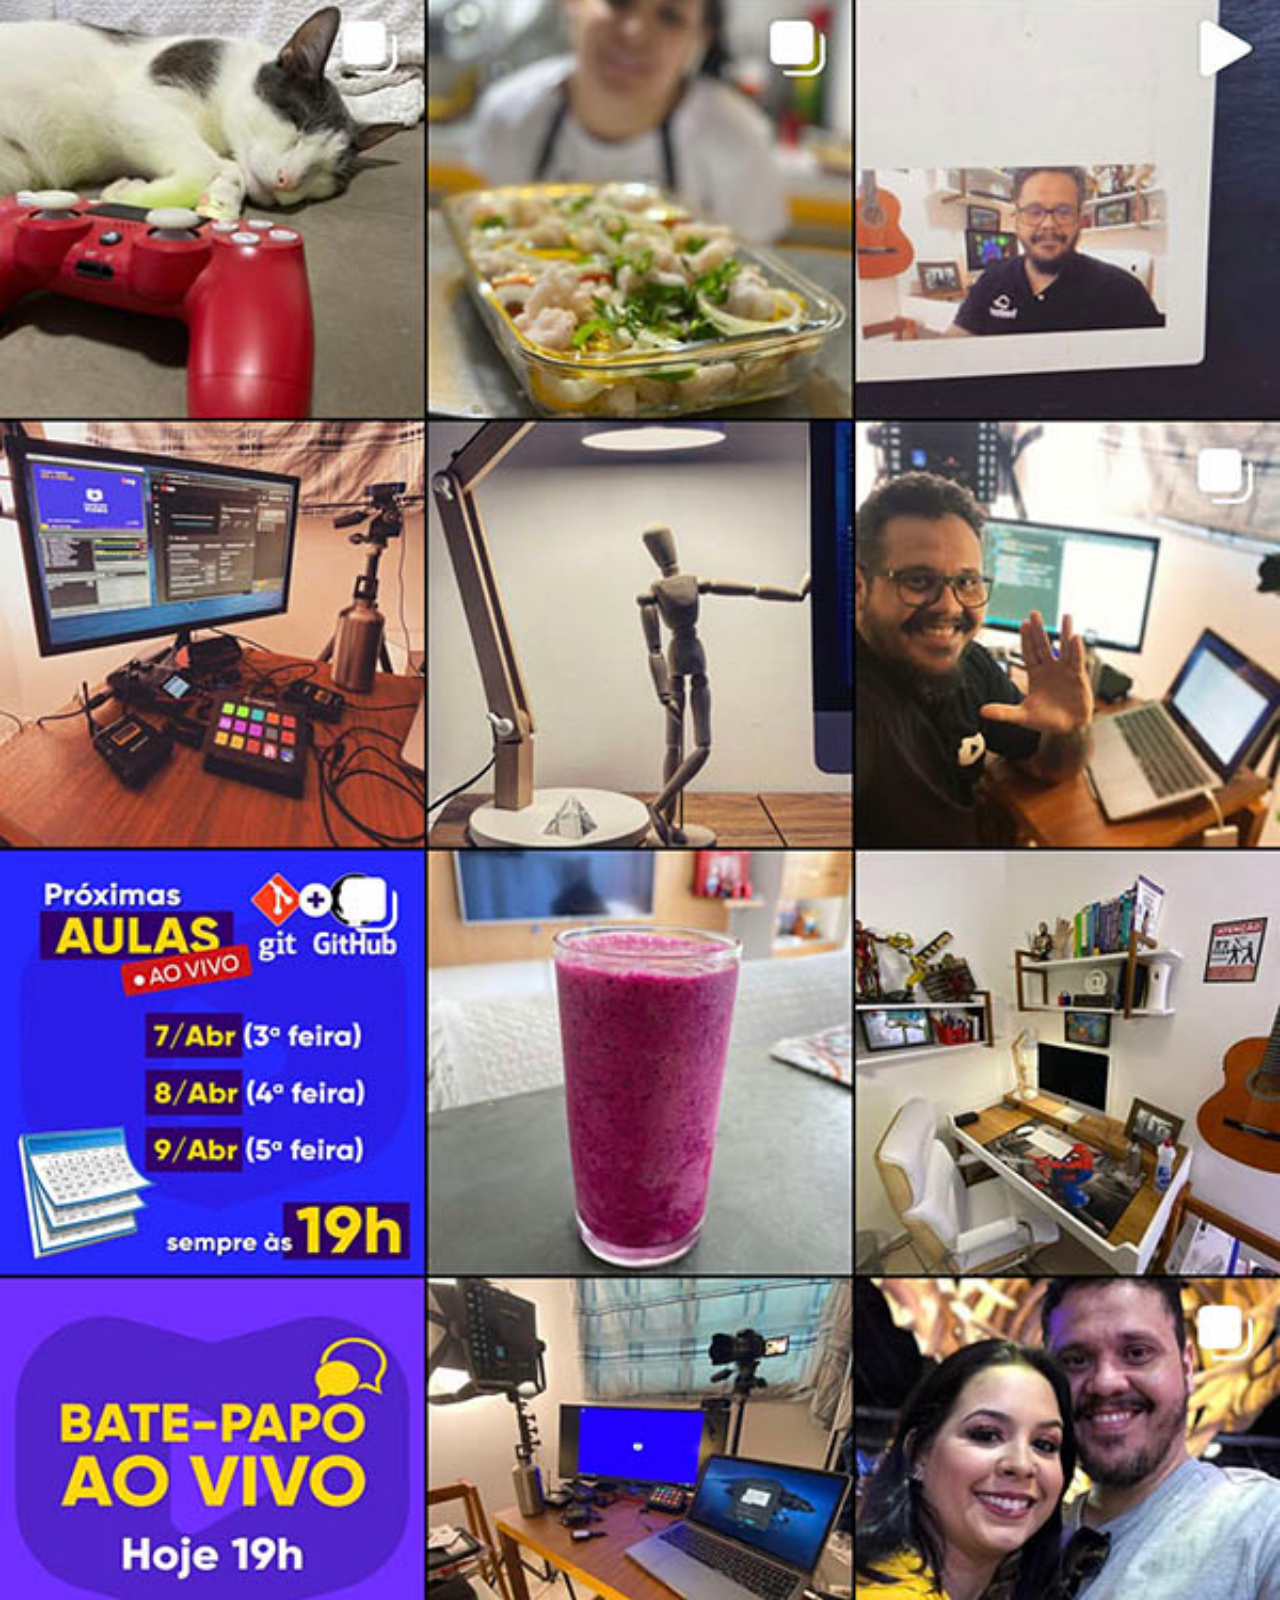
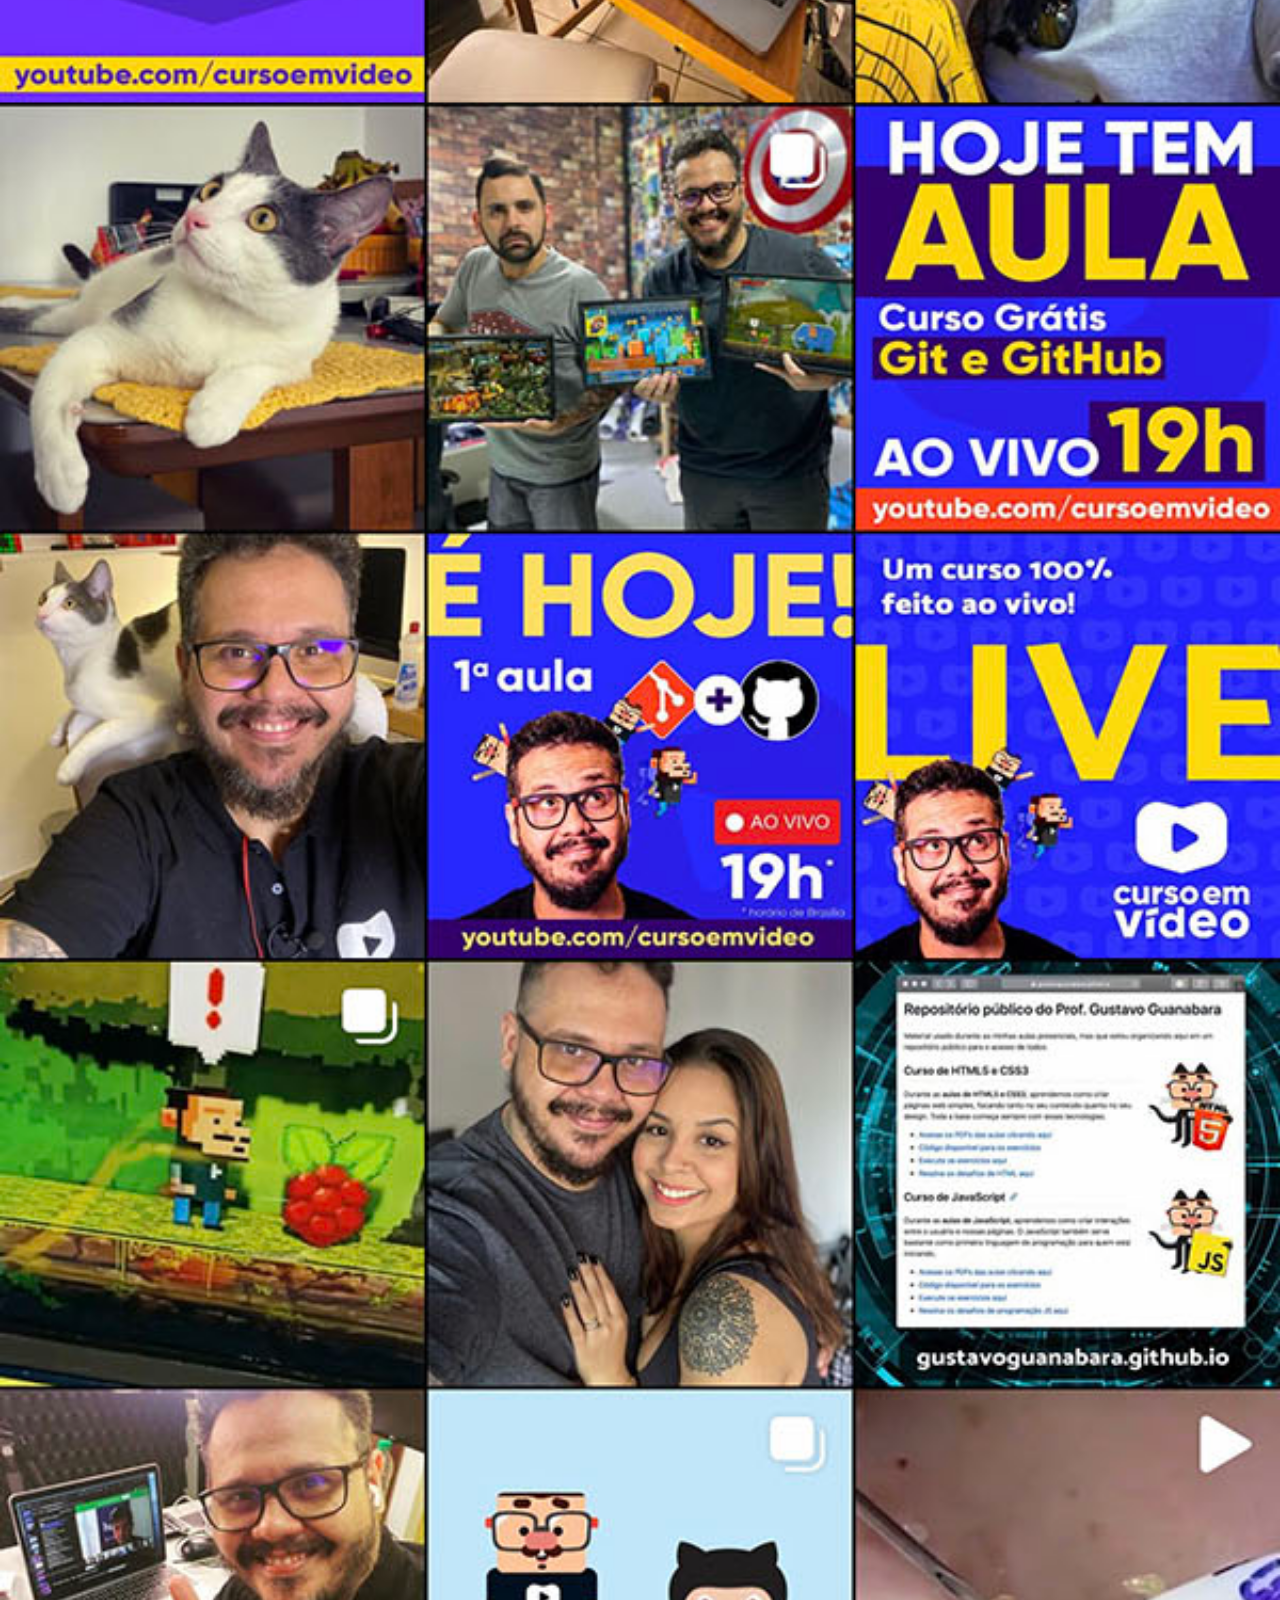
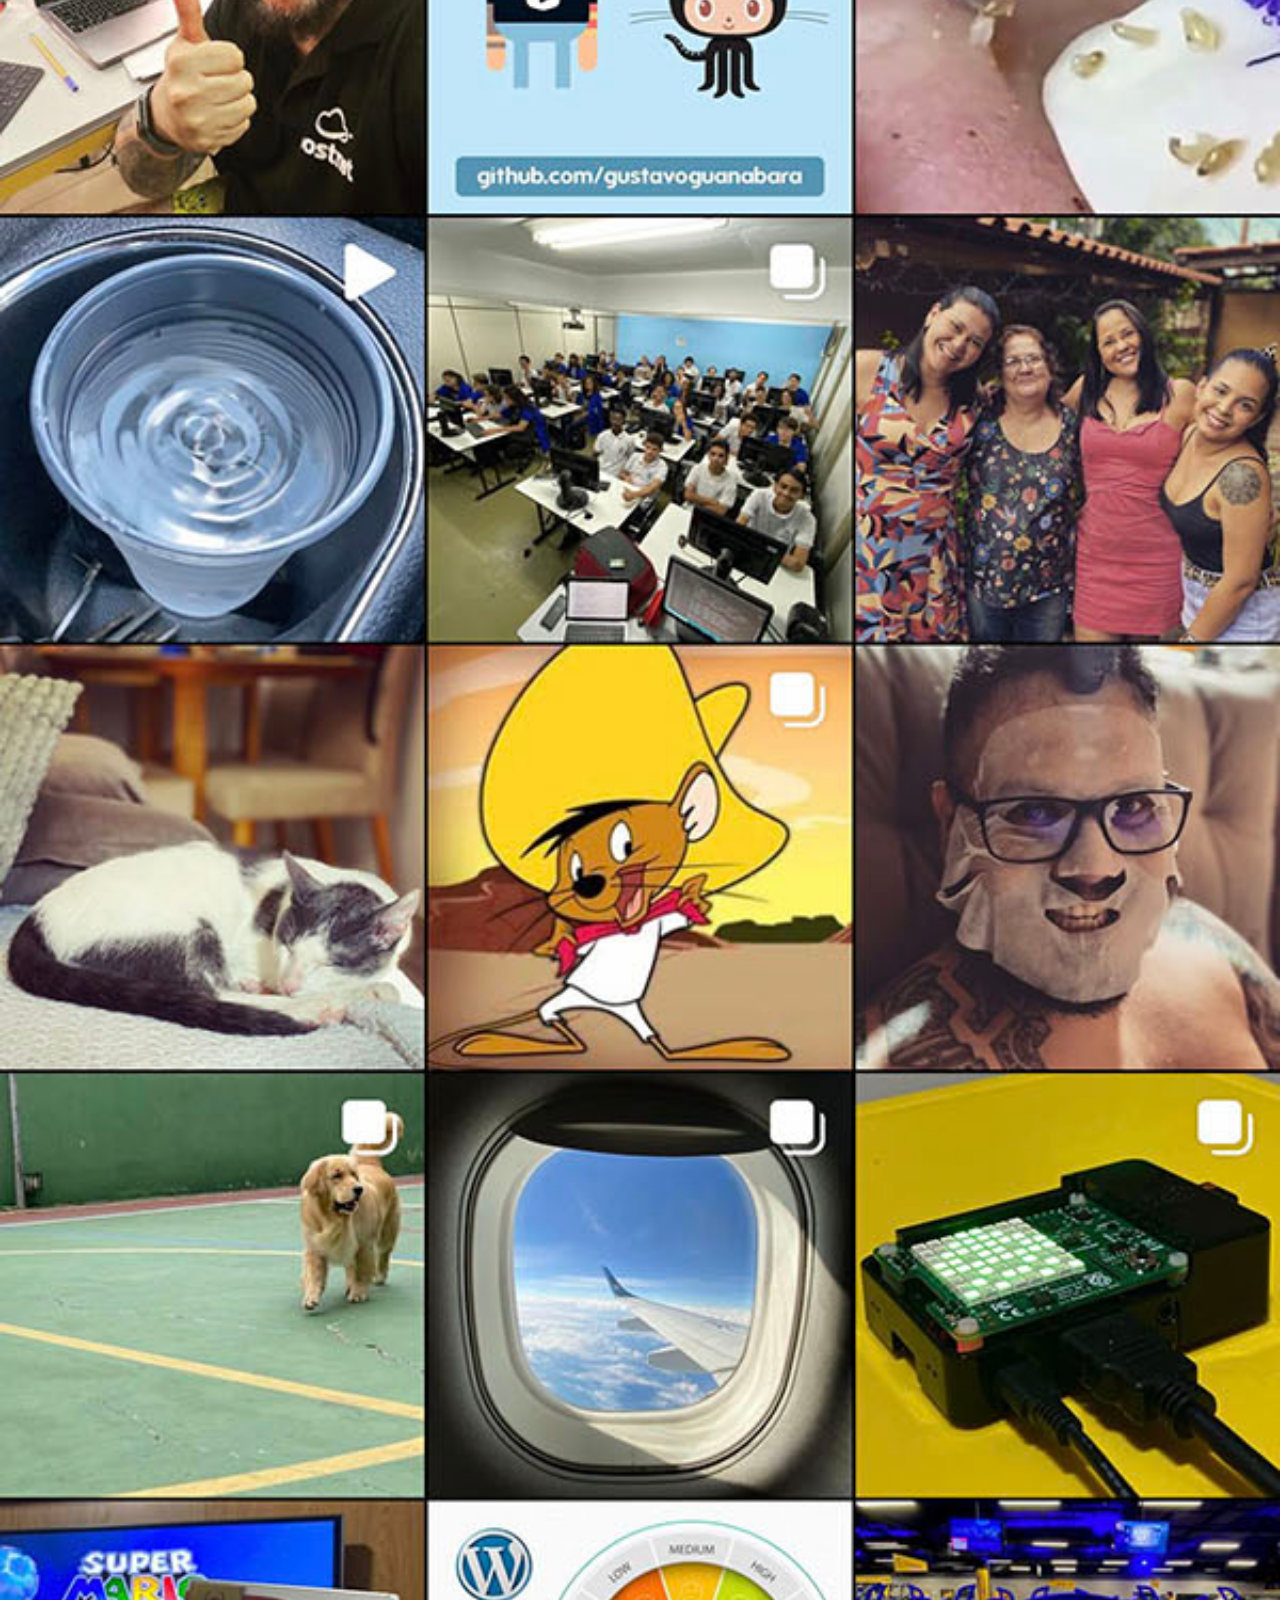
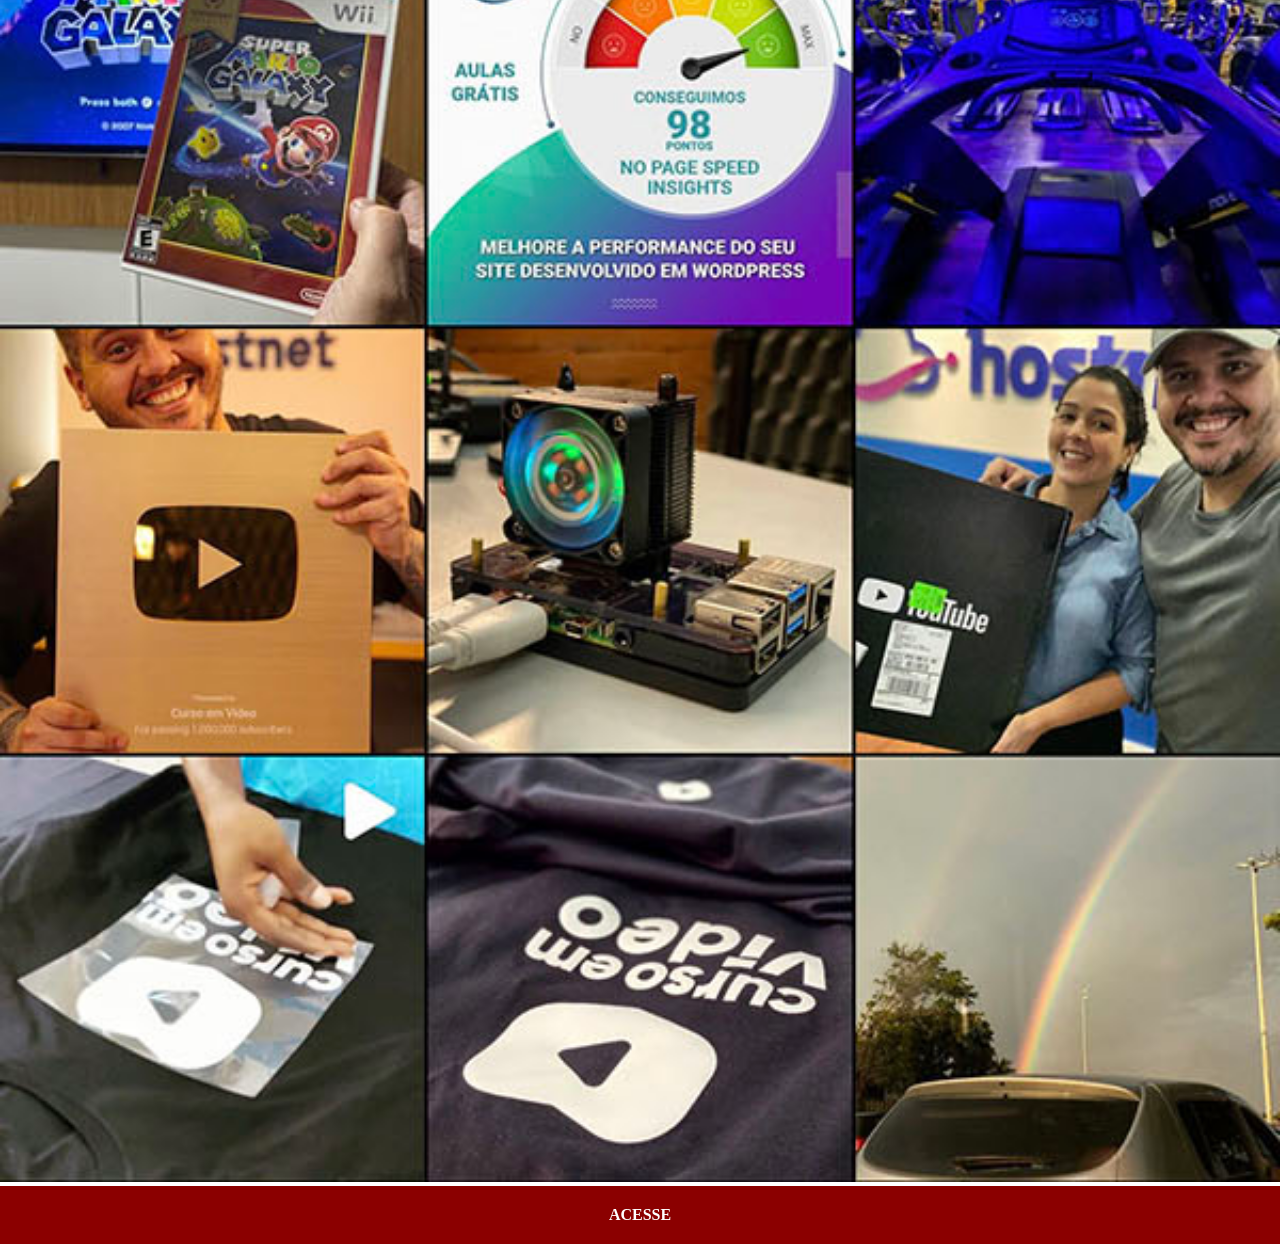
<file: instagram.html>
<!DOCTYPE html>
<html lang="pt-br">
<head>
    <meta charset="UTF-8">
    <meta name="viewport" content="width=device-width, initial-scale=1.0">
    <title>Instagram</title>
    <link rel="stylesheet" href="estilos/social.css">
</head>
<body>
    <img src="imagens/tela-instagram.jpg" alt="Instagram">
    <a href="https://www.instagram.com/dan201299/" target="blank">ACESSE</a>
</body>
</html>
</file>
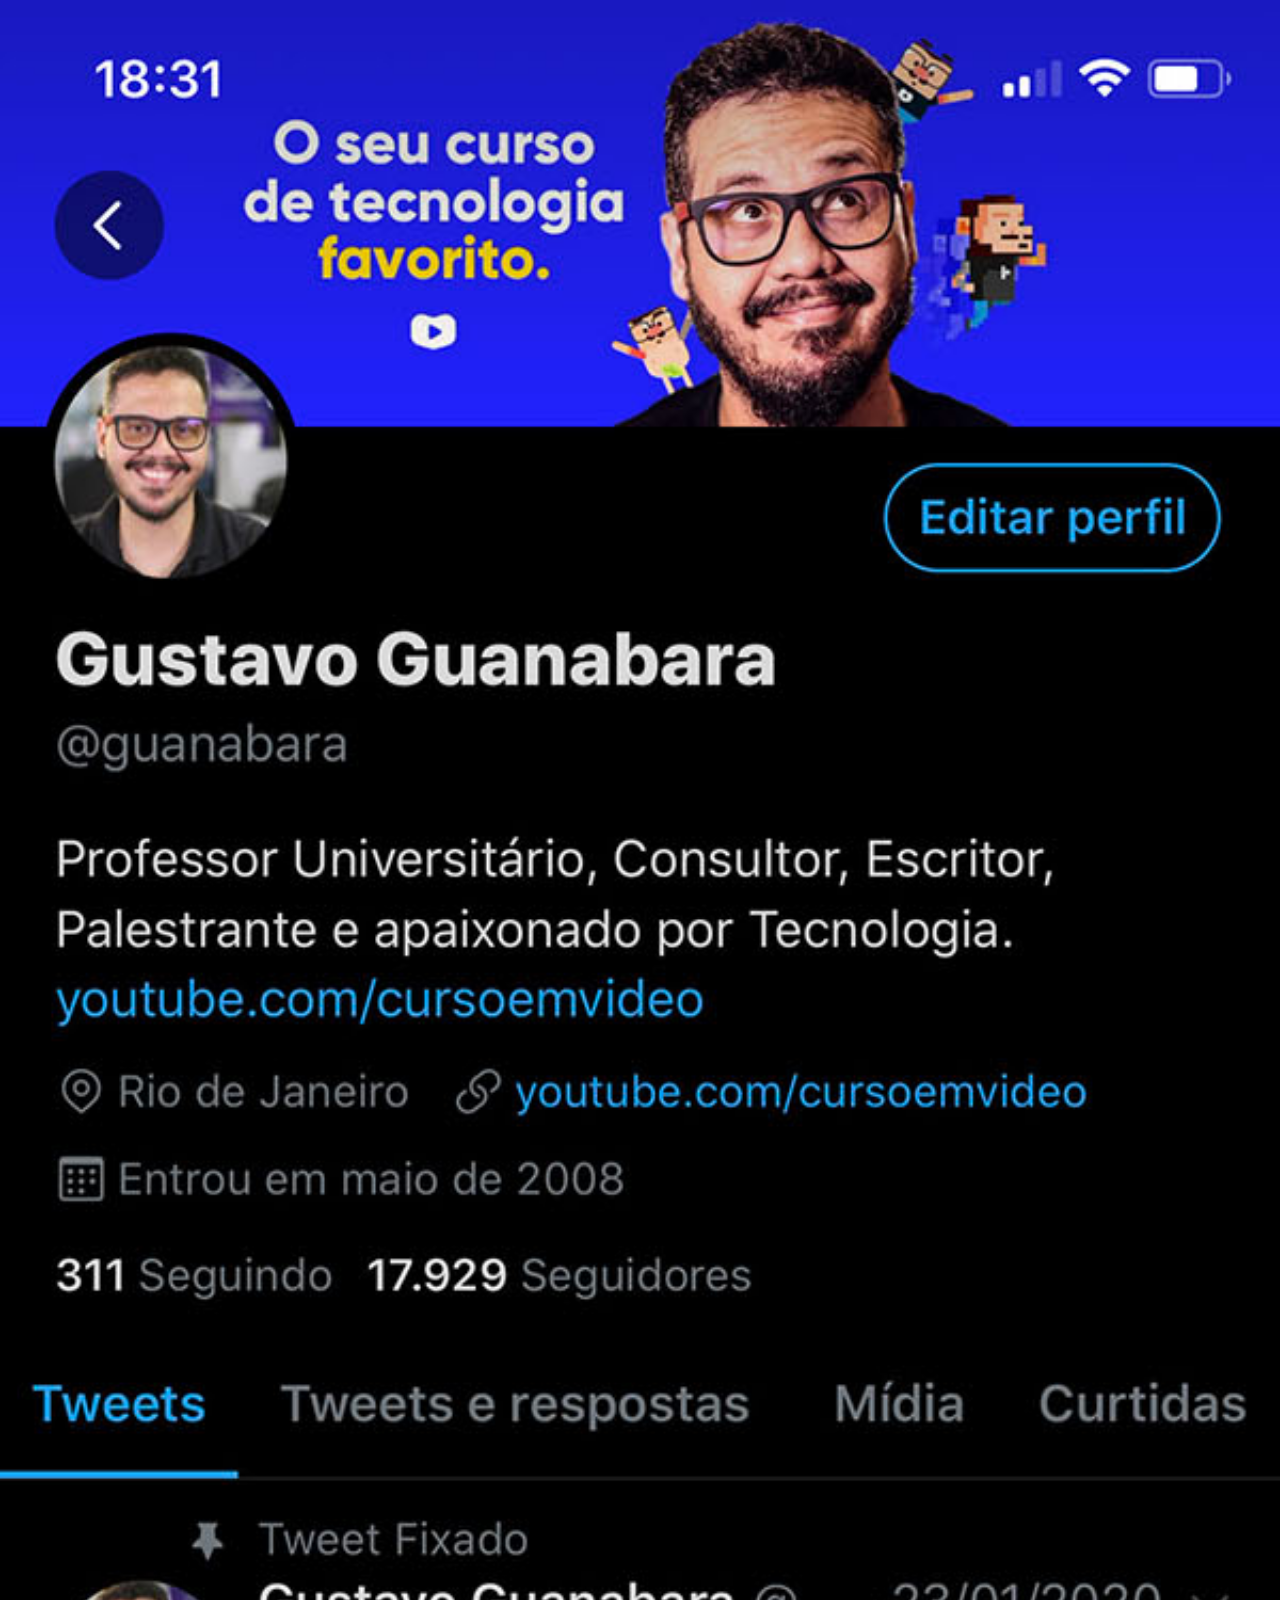
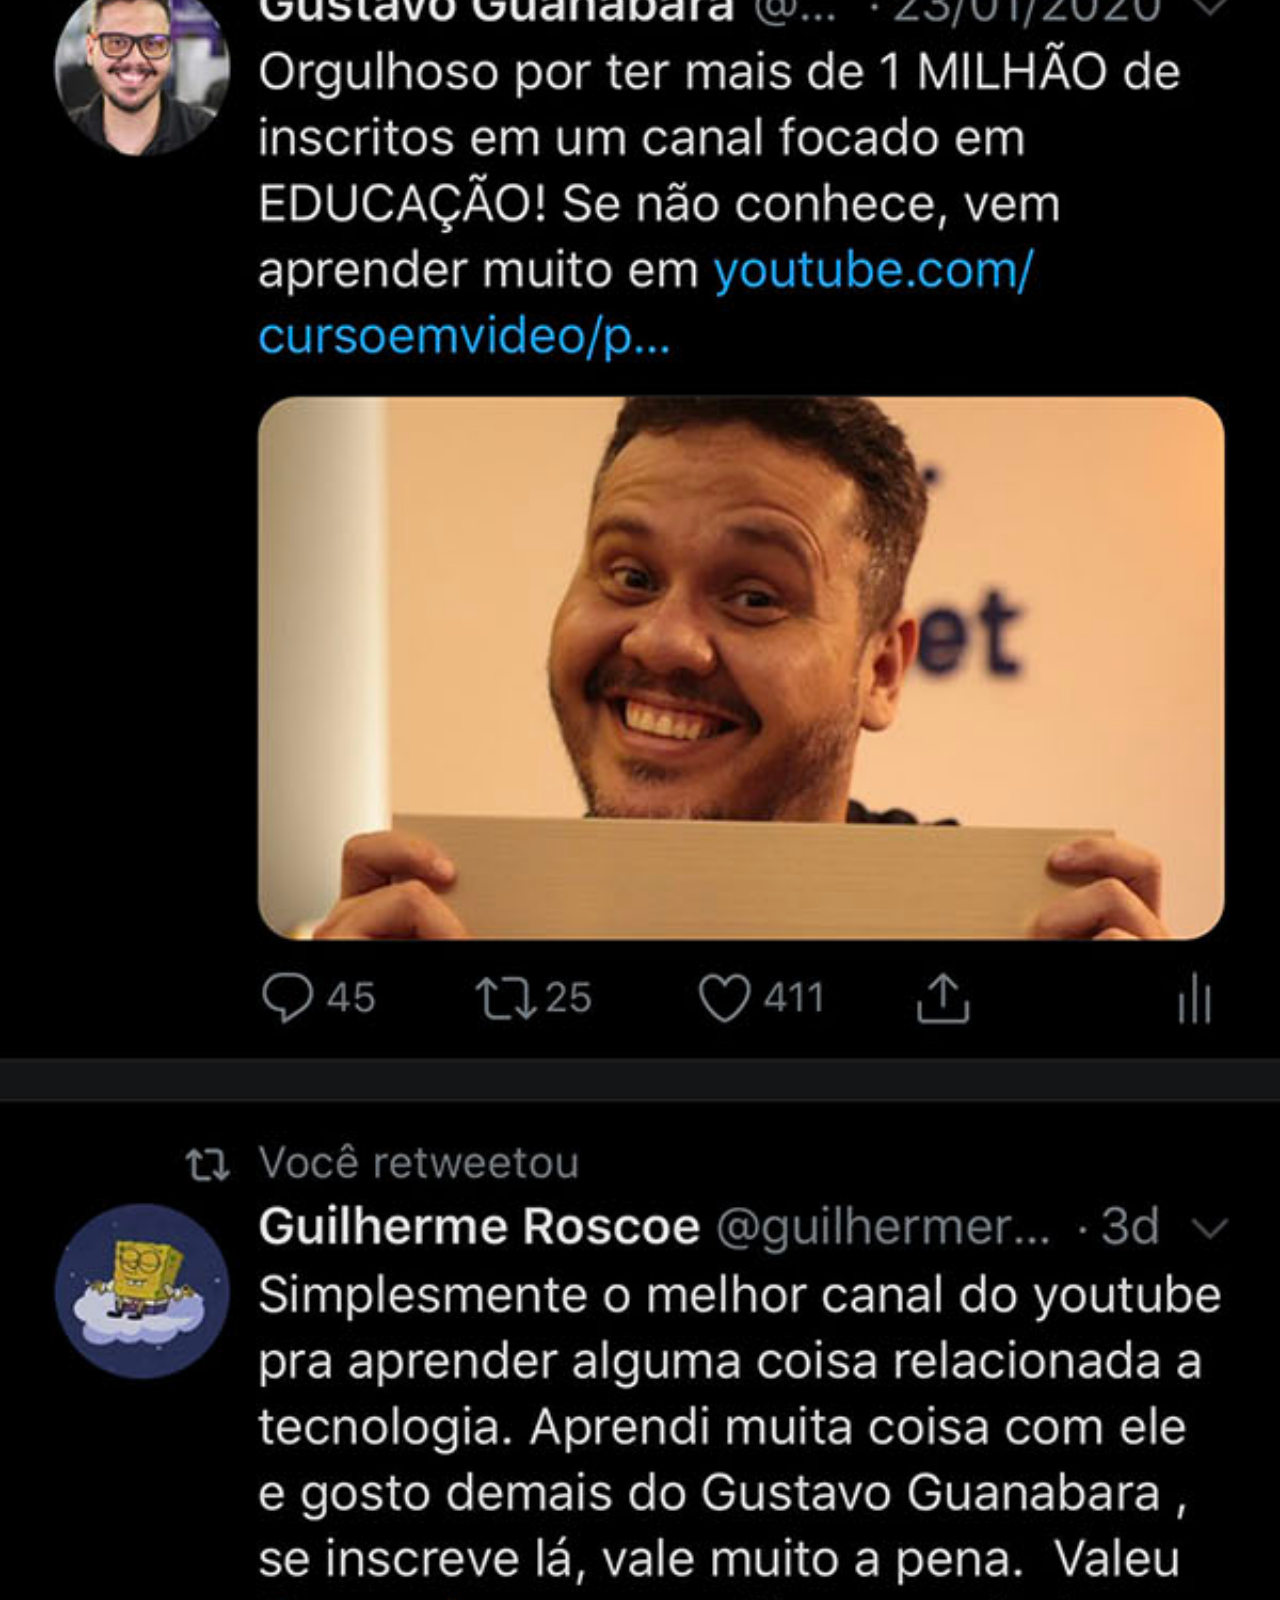
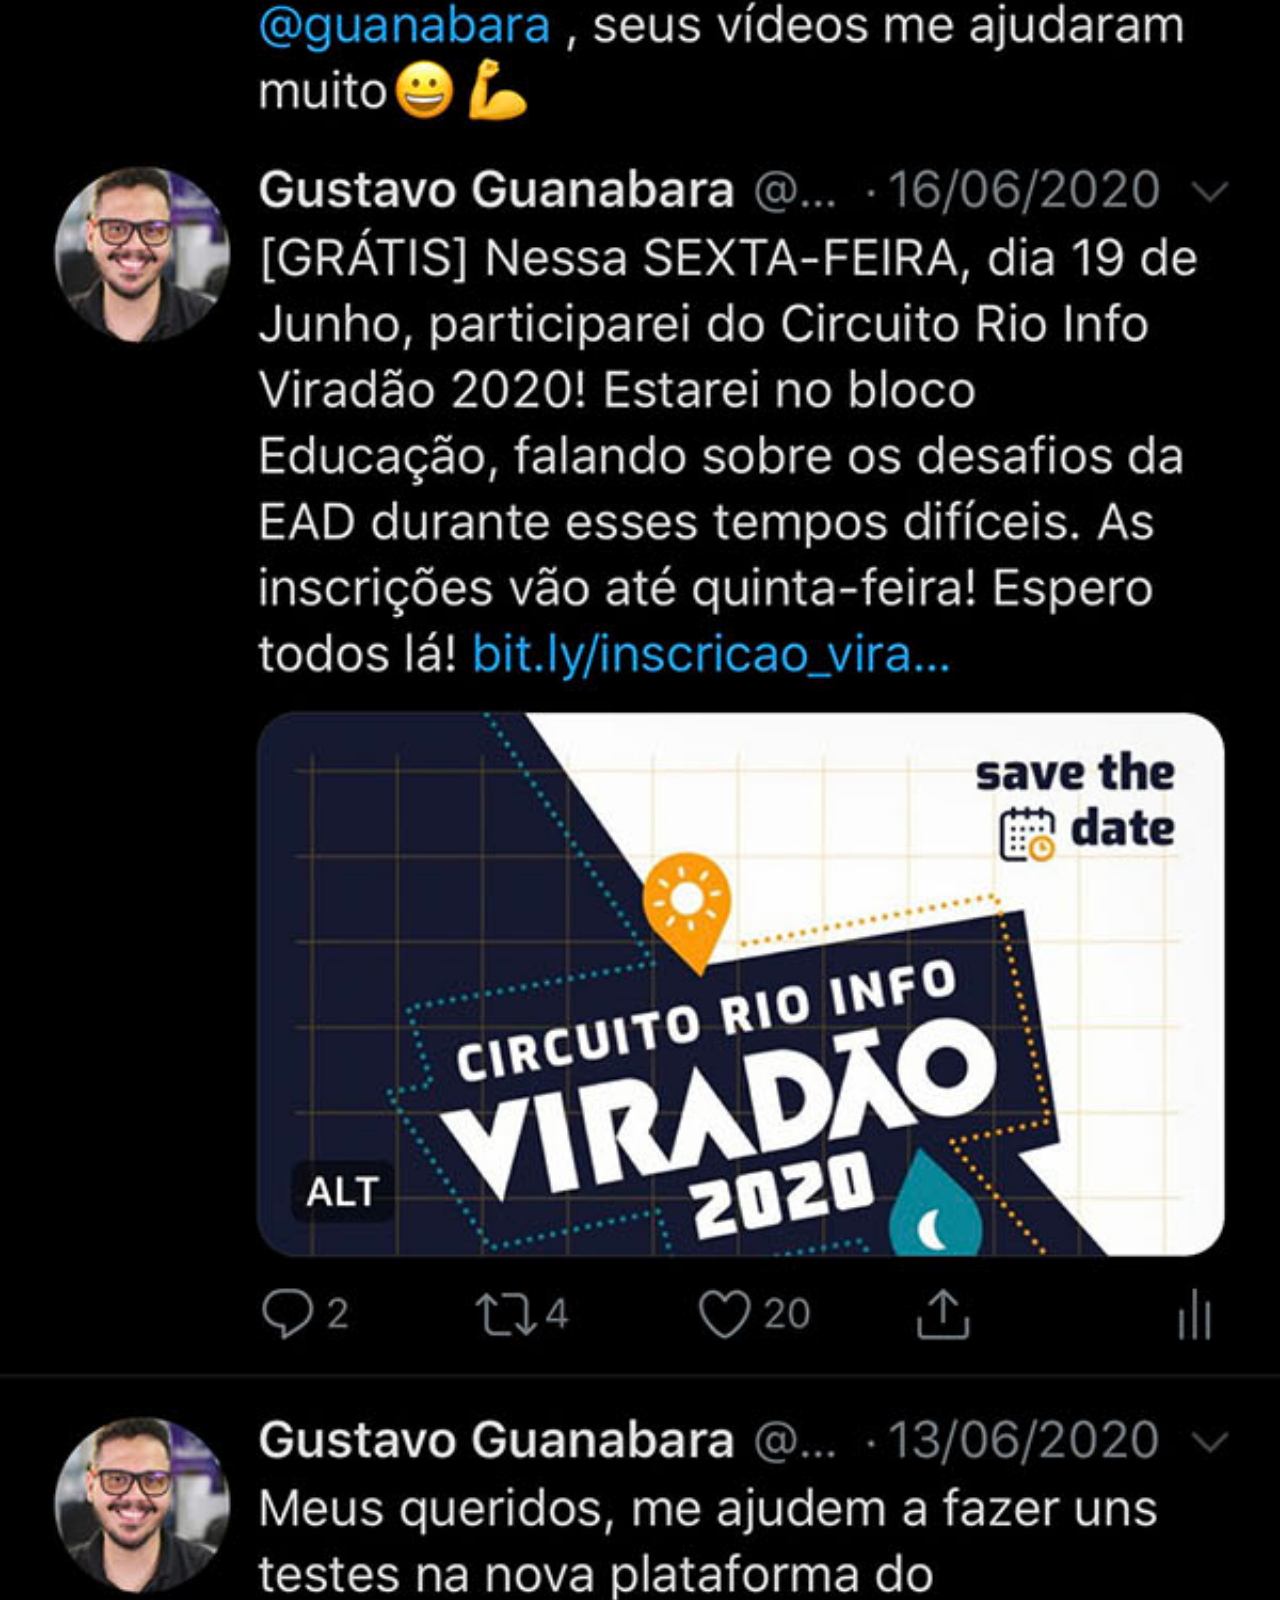
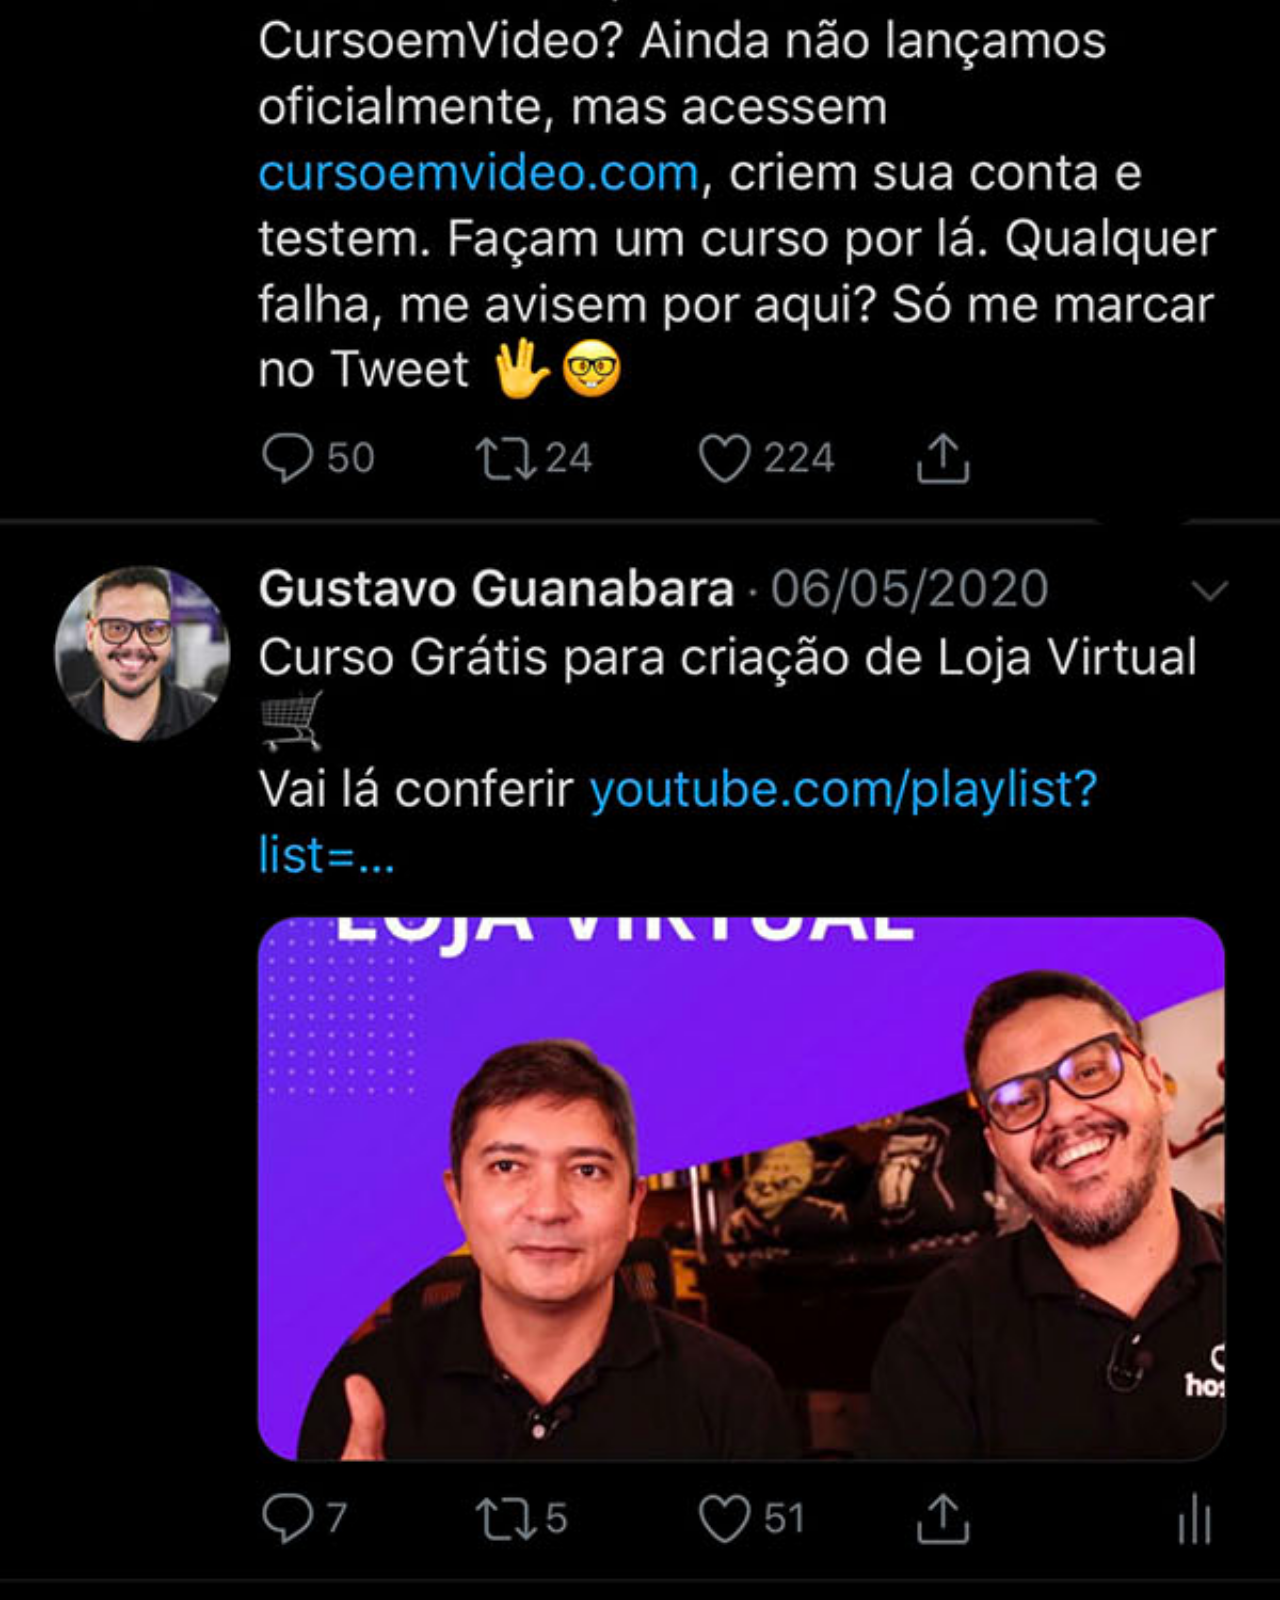
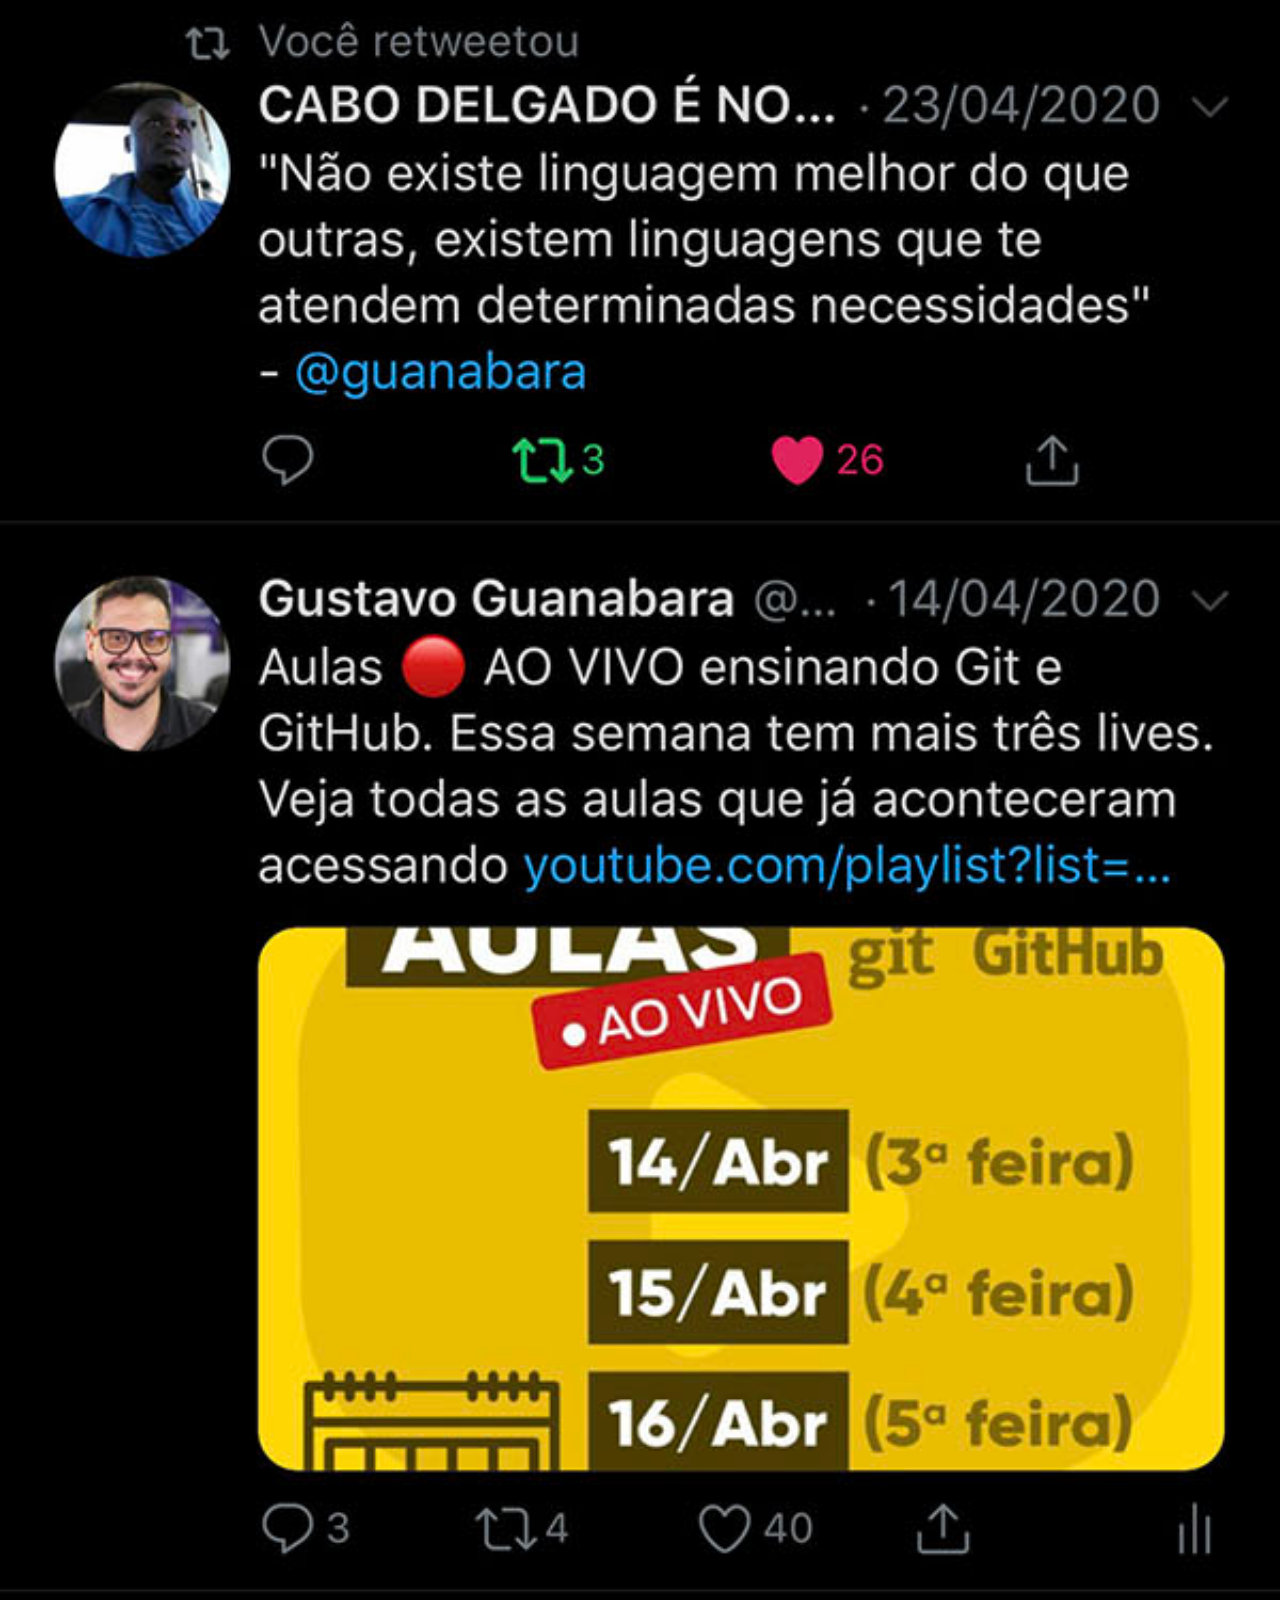
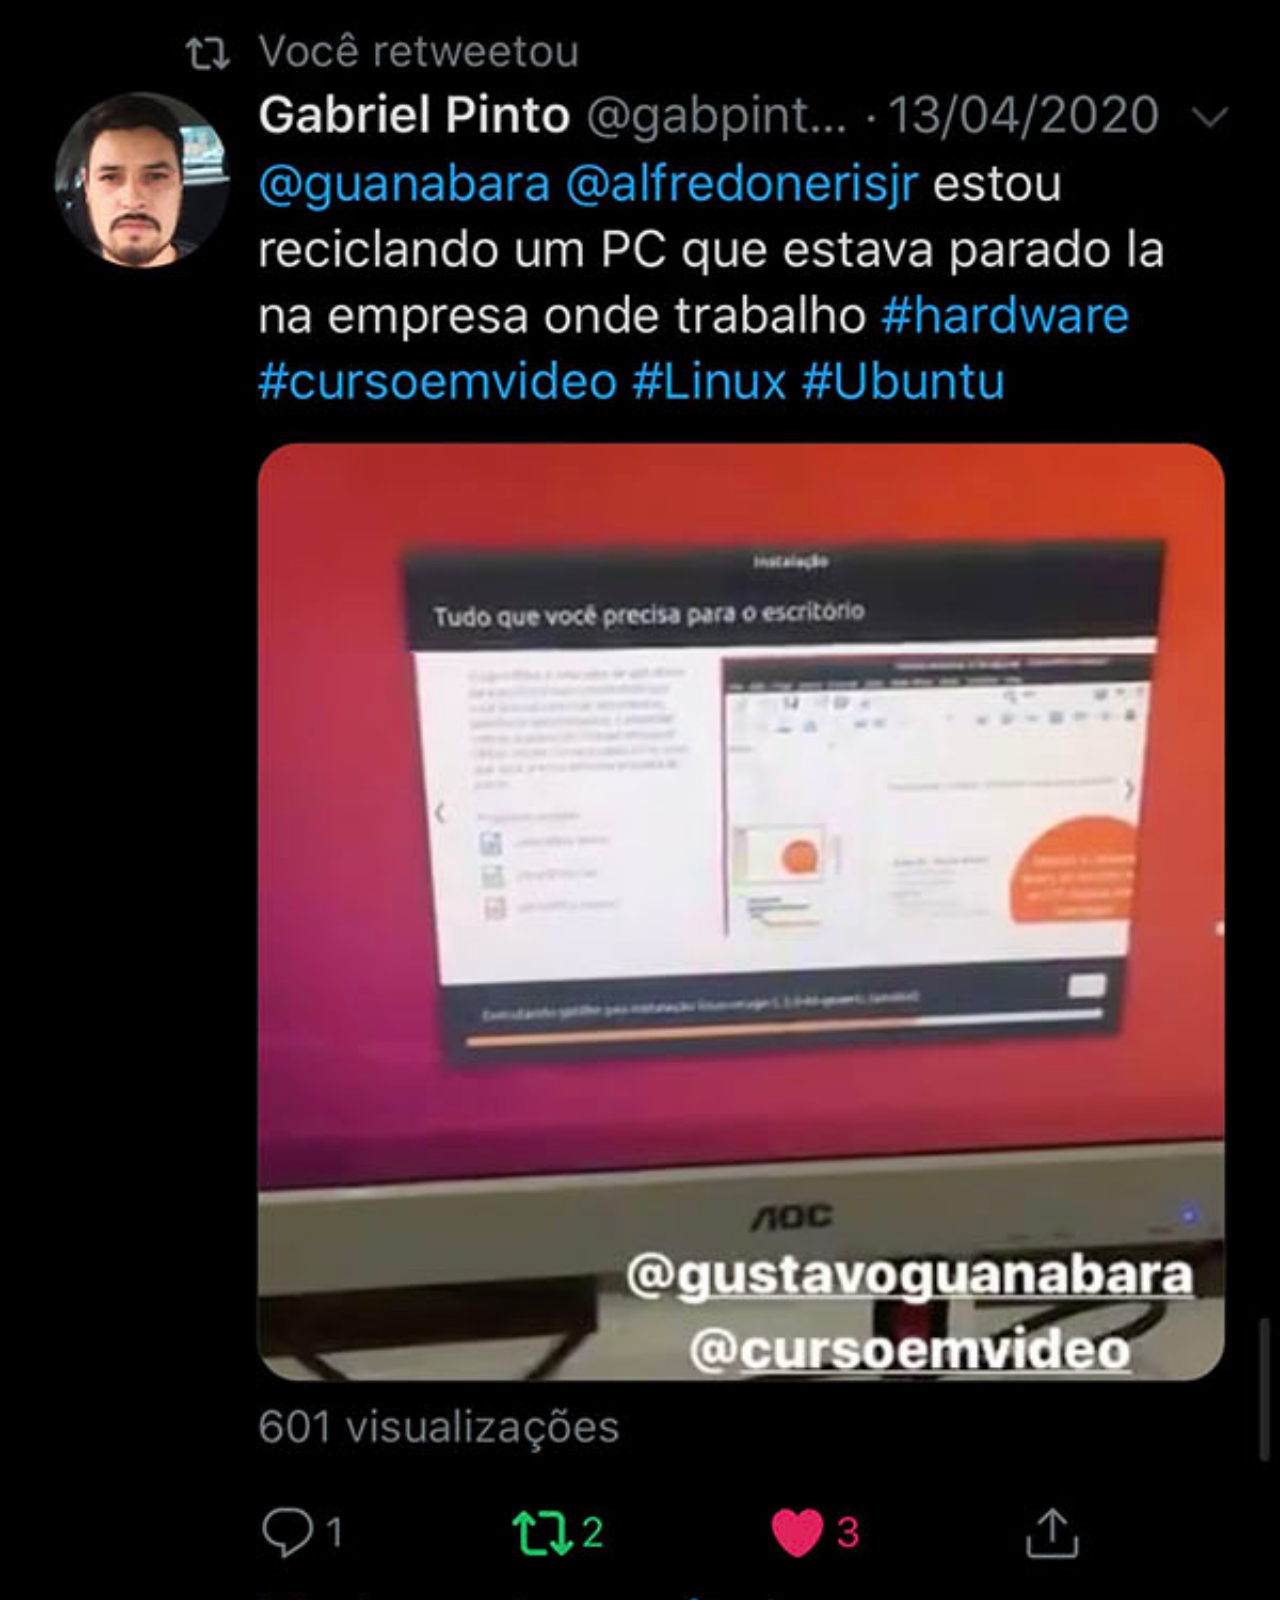
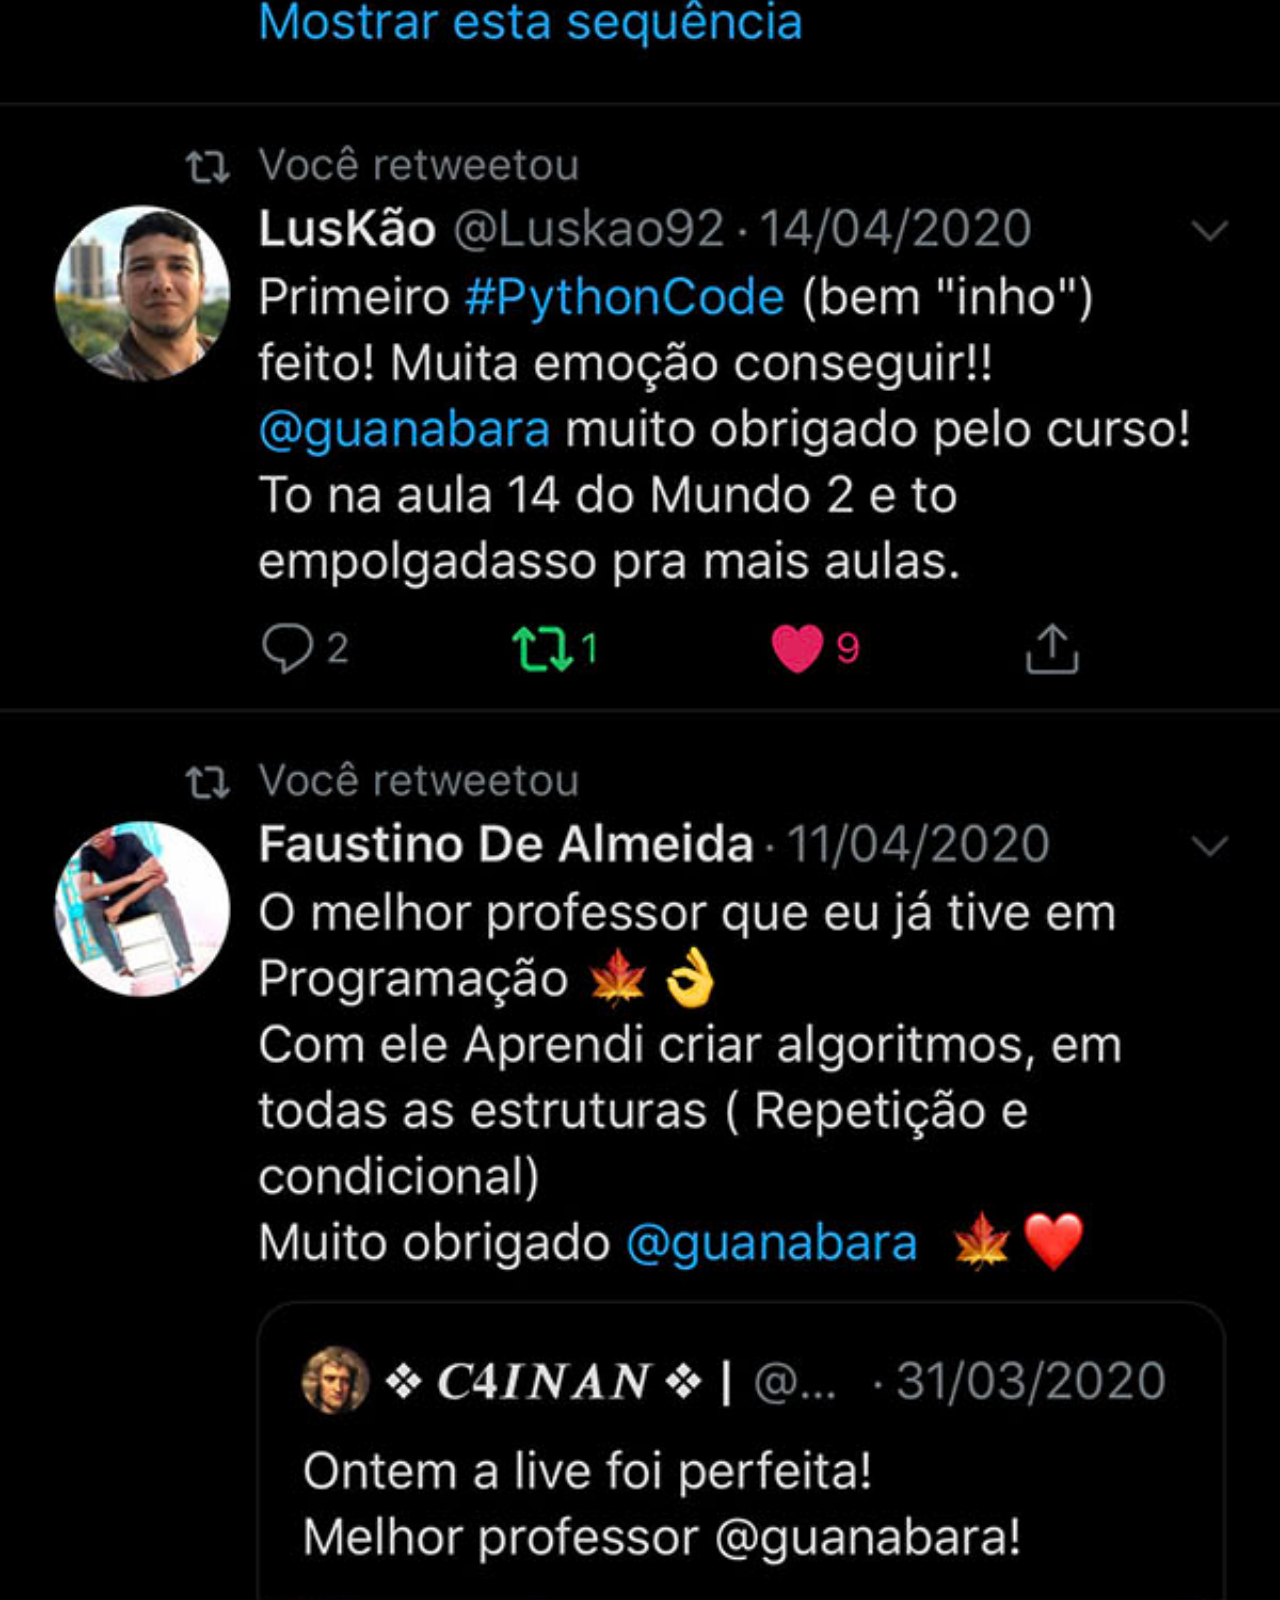
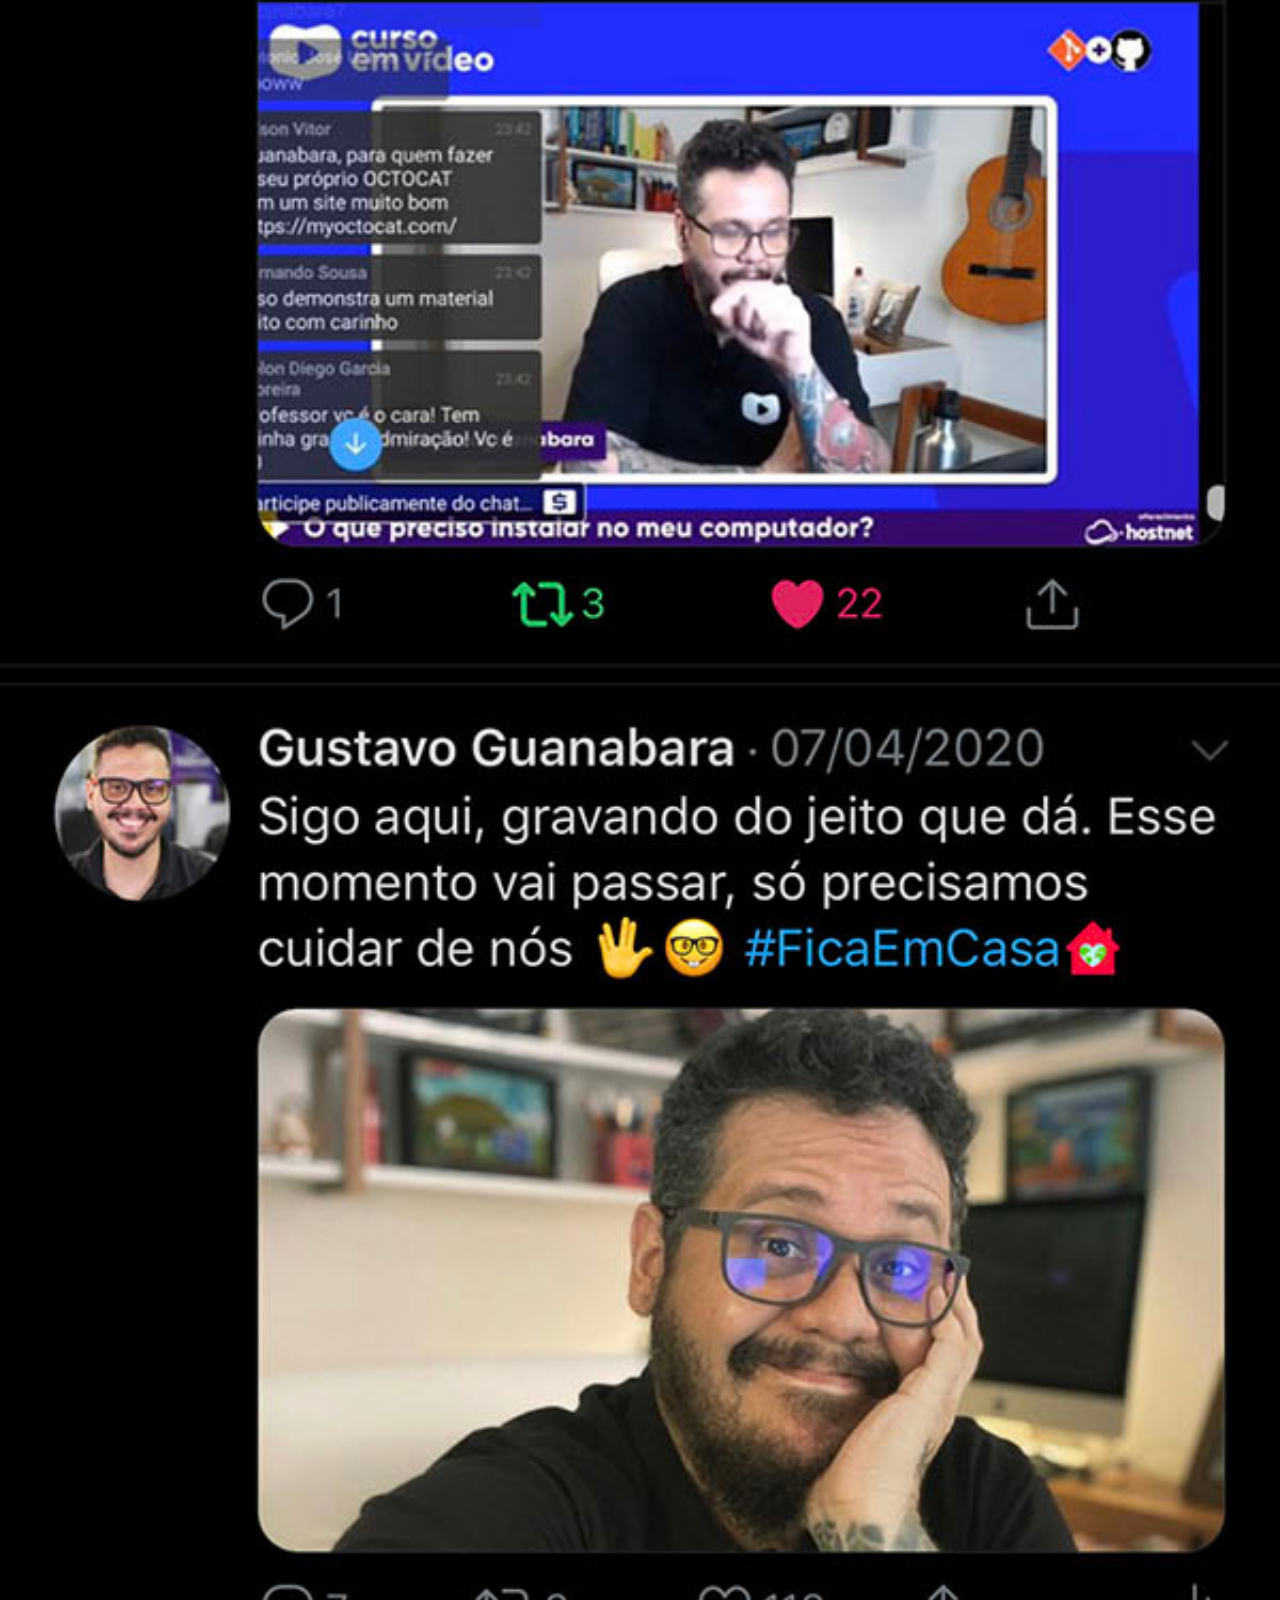
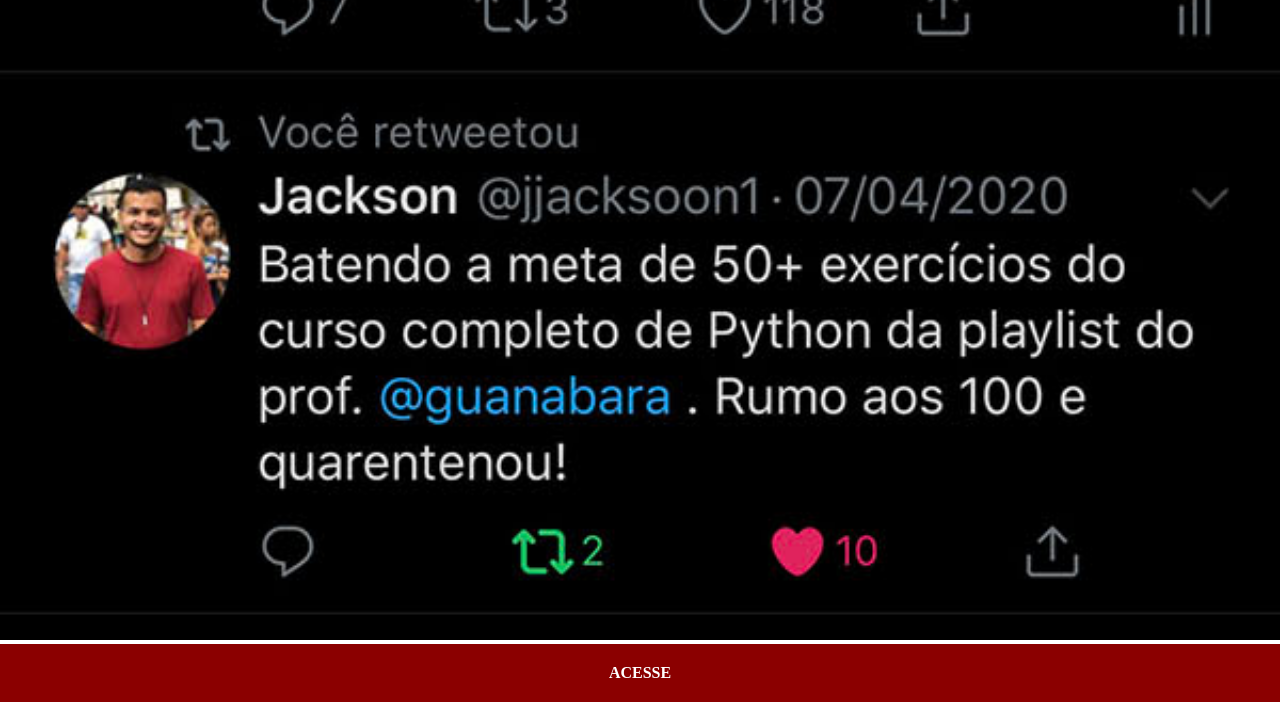
<file: twitter.html>
<!DOCTYPE html>
<html lang="pt-br">
<head>
    <meta charset="UTF-8">
    <meta name="viewport" content="width=device-width, initial-scale=1.0">
    <title>Twitter</title>
    <link rel="stylesheet" href="estilos/social.css">
</head>
<body>
    <img src="imagens/tela-twitter.jpg" alt="Twitter">
    <a href=" https://x.com/cursosemvideo" target="_blank">ACESSE</a>
</body>
</html>
</file>
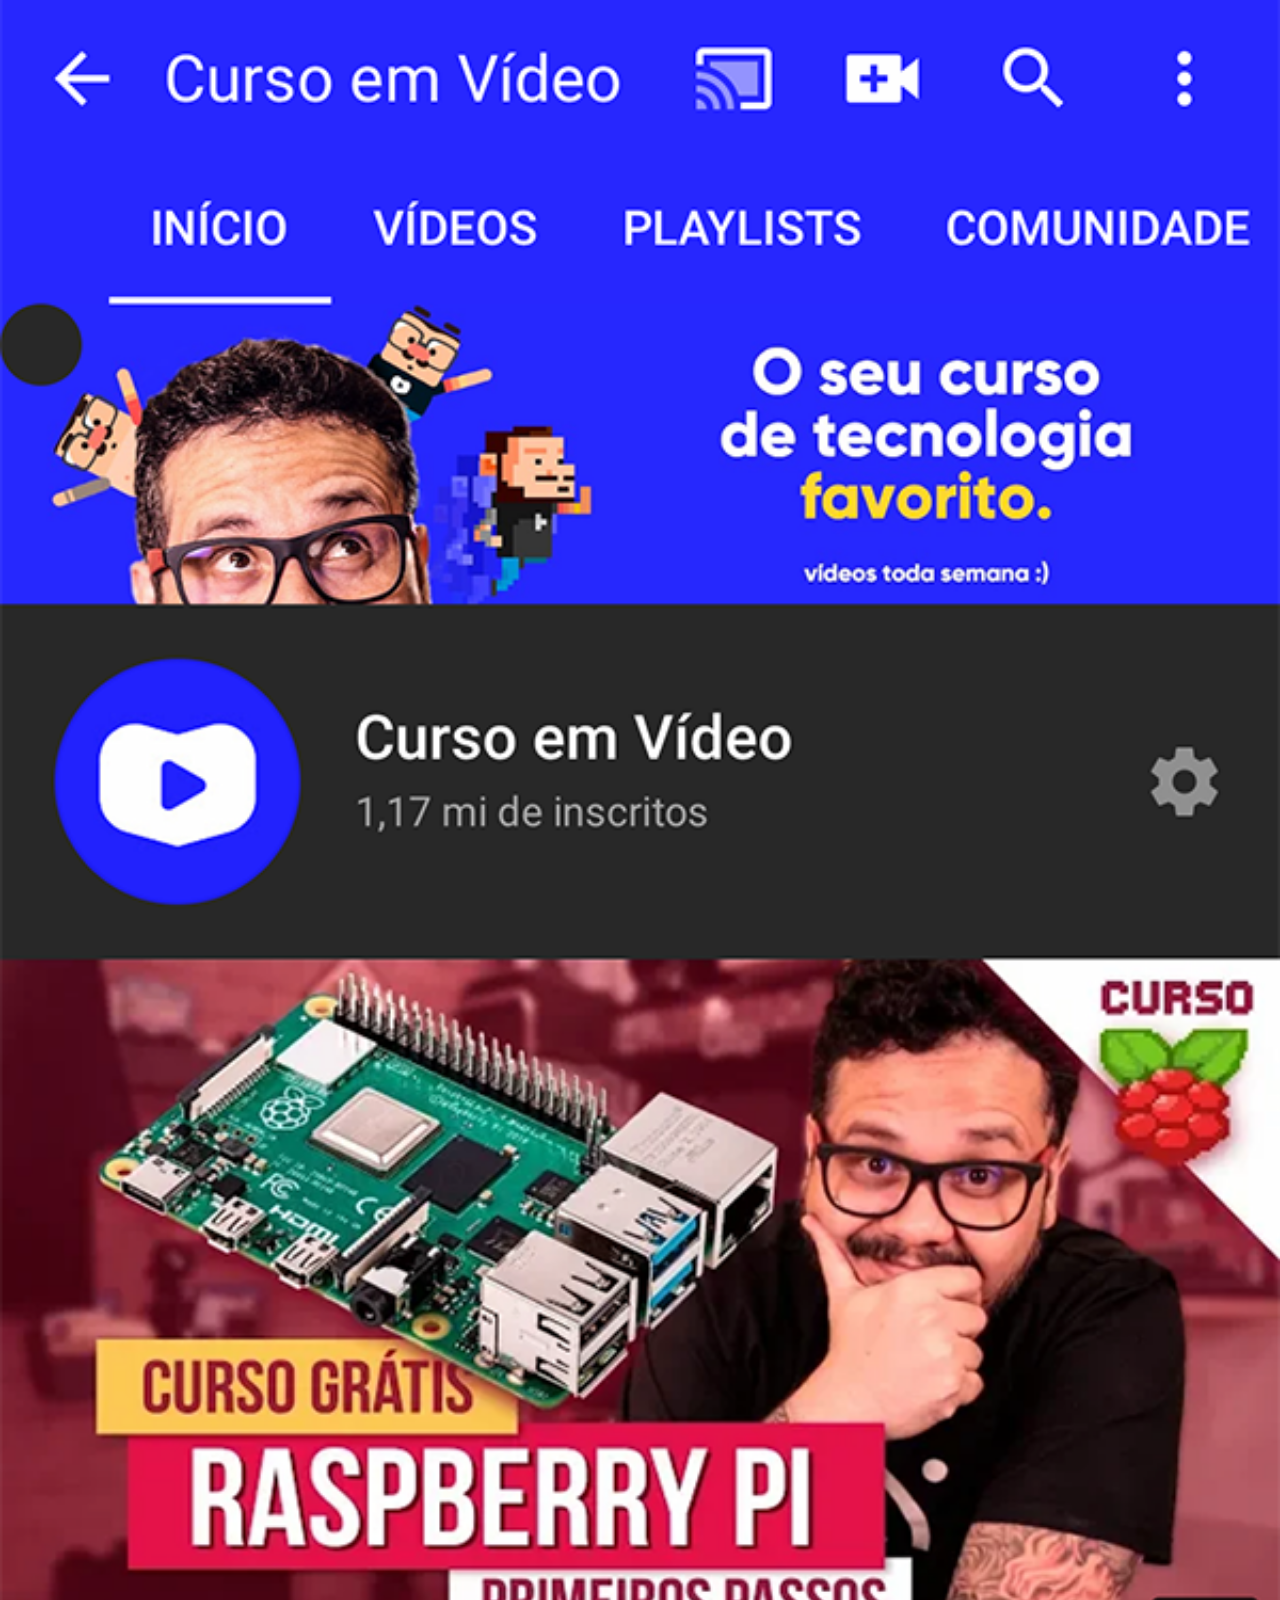
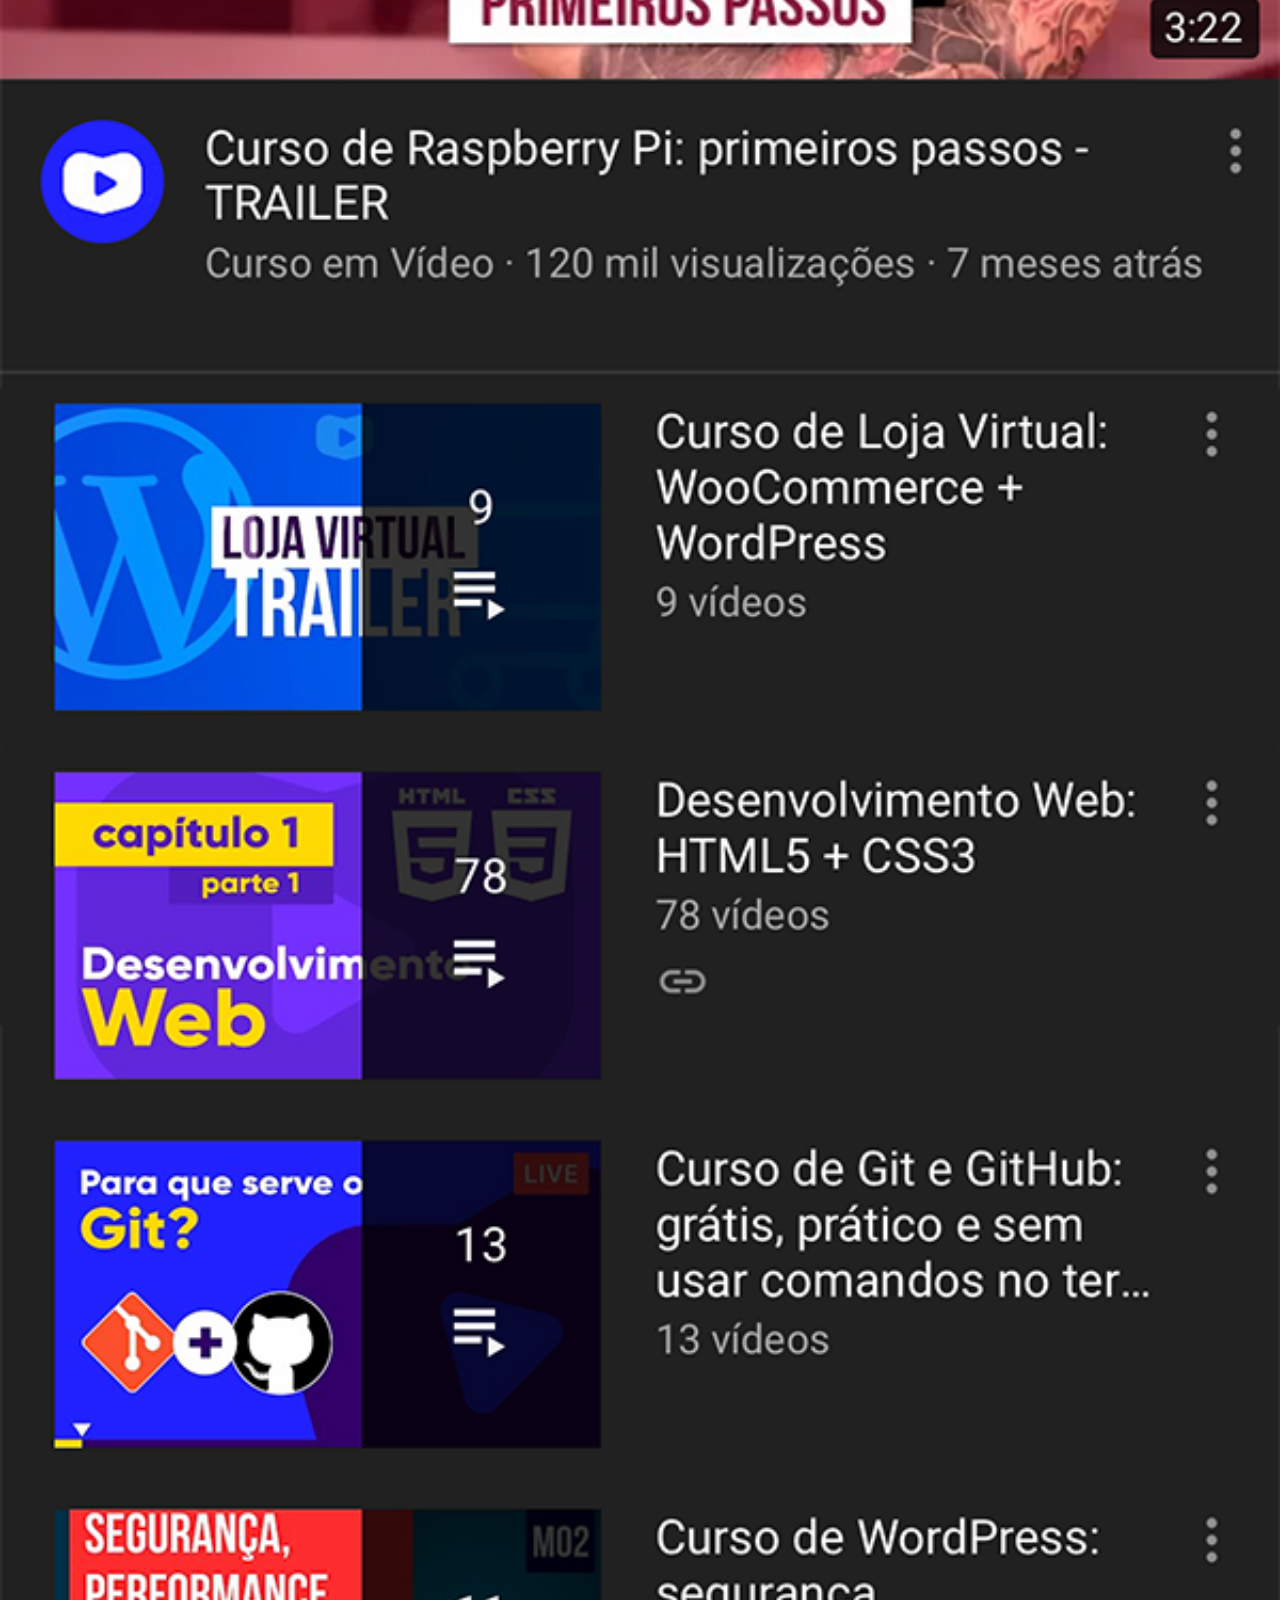
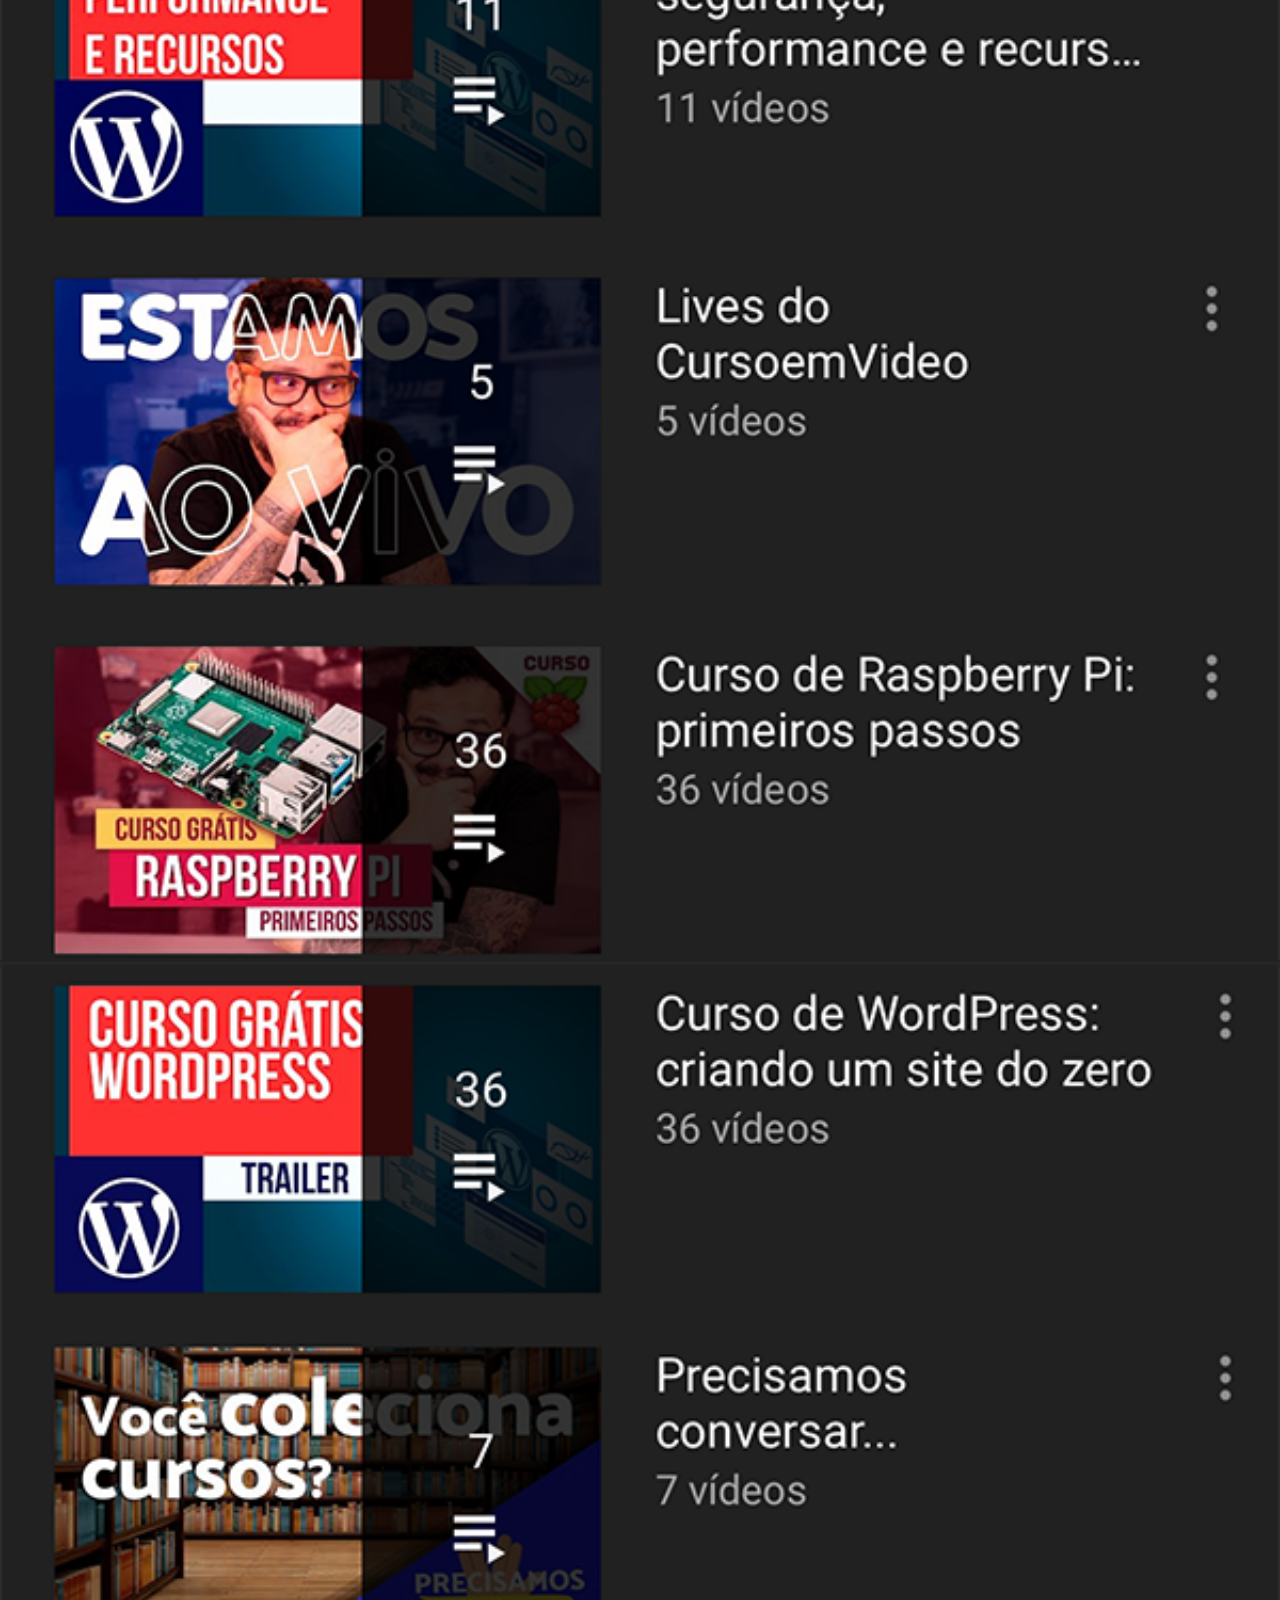
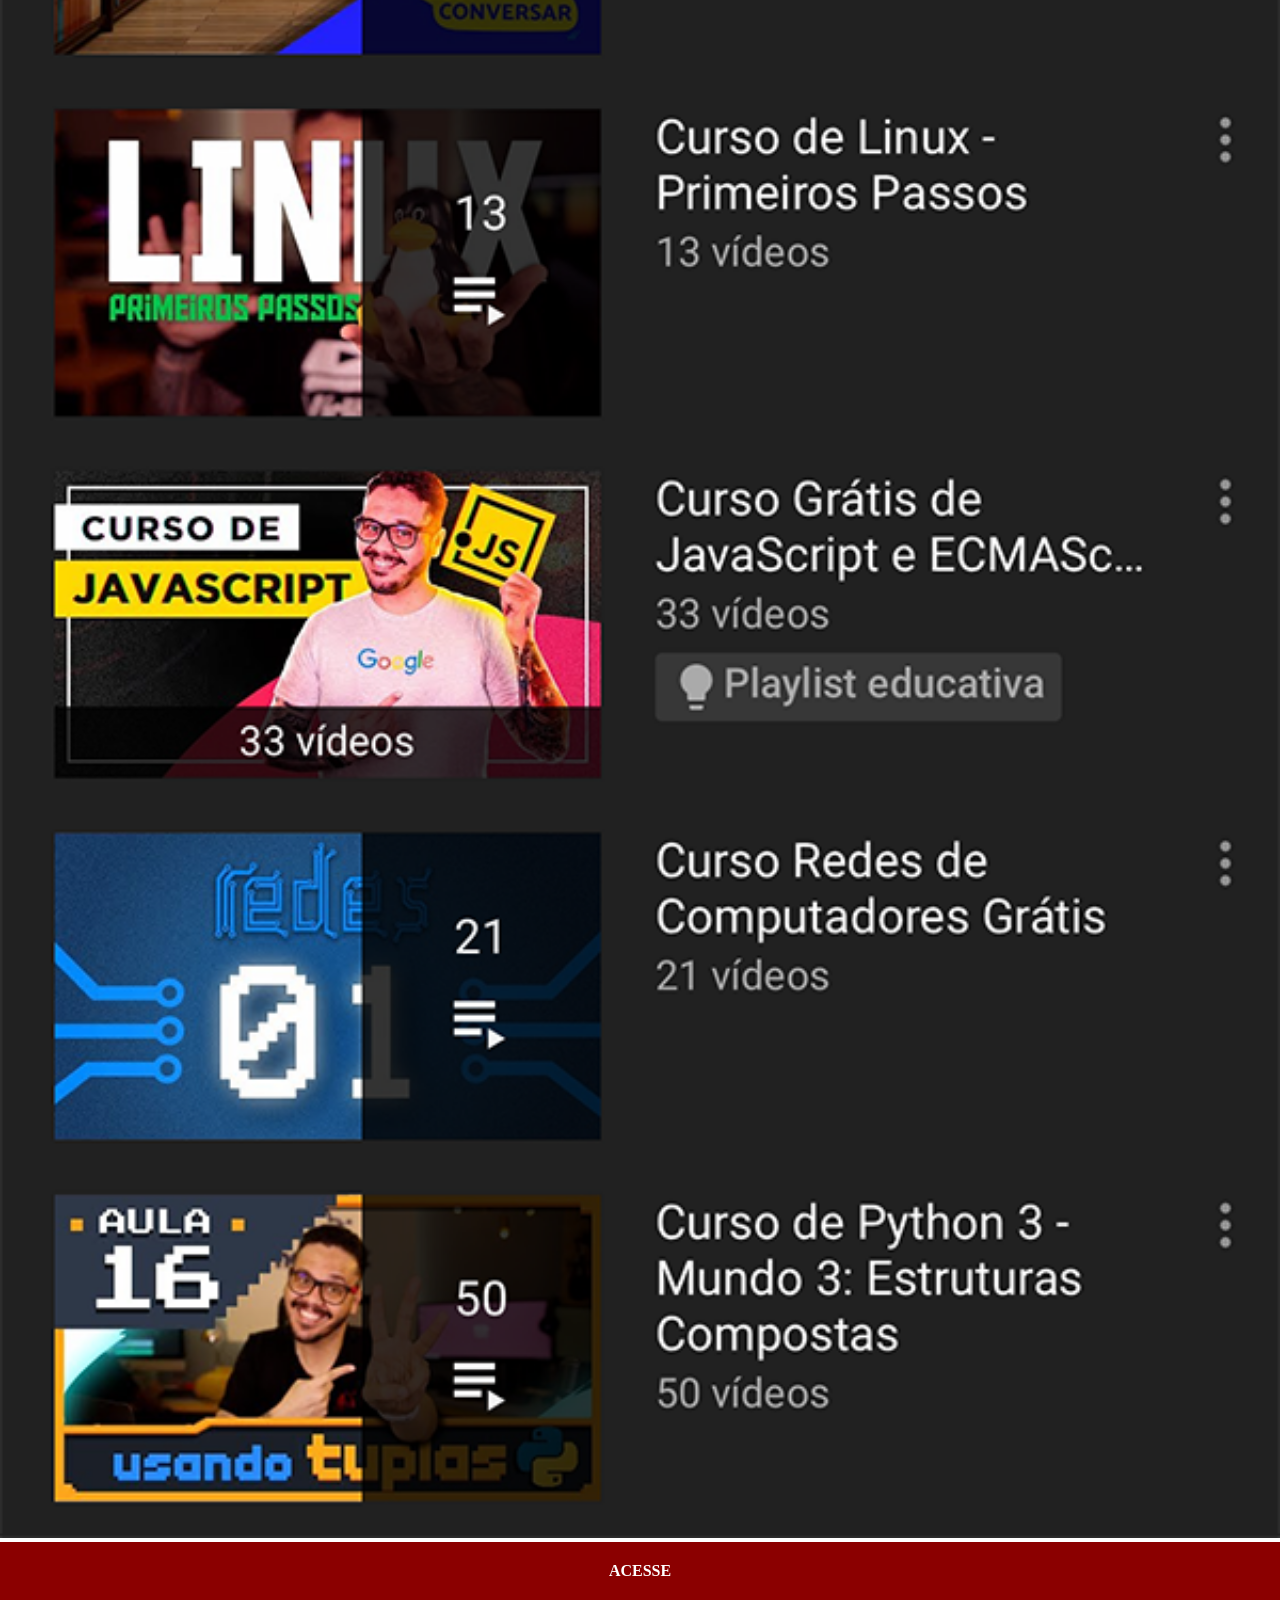
<file: youtube.html>
<!DOCTYPE html>
<html lang="pt-br">
<head>
    <meta charset="UTF-8">
    <meta name="viewport" content="width=device-width, initial-scale=1.0">
    <title>YouTube</title>
    <link rel="stylesheet" href="estilos/social.css">
</head>
<body>
    <img src="imagens/tela-youtube.png" alt="YouTube">
    <a href="https://www.youtube.com/@cursoemvideo/playlists" target="_blank">ACESSE</a>
</body>
</html>
</file>
<file: estilos/style.css>
@charset "UTF-8";

* {
    margin: 0px;
    padding: 0px;
    font-family: Arial, Helvetica, sans-serif;
}

html, body {
    height: 100vh;
    width: 100vw;
    background-color: black;
}

body {
    background: url(../imagens/fundo-madeira.jpg) no-repeat top center;
    background-size: cover;
    background-attachment: fixed;
}

main {
    height: 100vh;
    position: relative;
}

section#telefone {
    position: absolute;
    top: 50%;
    left: 50%;
    transform: translate(-50%, -50%);

    height: 627px;
    width: 311px;
    background: url(../imagens/frame-iphone.png) no-repeat;
}

iframe#tela {
    position: relative;
    top: 80px;
    left: 22px;
    width: 267px;
    height: 471px;
}

section#redes-sociais {
    text-align: right;
}

section#redes-sociais img {
    width: 50px;
    margin: 10px;
    border-radius: 50%;
    box-shadow: 2px 2px 5px rgba(0, 0, 0, 0.400);
    box-sizing: border-box;
}

section#redes-sociais img:hover {
    border: 2px solid rgba(255, 255, 255, 0.604);
    transform: translate(-3px, -3px);
    box-shadow: 5px 5px 10px black;
    transition: transform 0.5s, border 1s;
}
</file>
<file: estilos/social.css>
* {
            margin: 0px;
            padding: 0px;
        }

        ::-webkit-scrollbar {
            width: 0px;
            height: 0px;
        }
        
        img {
            width: 100vw;
        }

        a {
            display: block;
            background-color: darkred;
            color: white;
            padding: 20px;
            text-align: center;
            font-weight: bolder;
            text-decoration: none;
        }

        a:hover {
            background-color: red;;
        }
</file>
